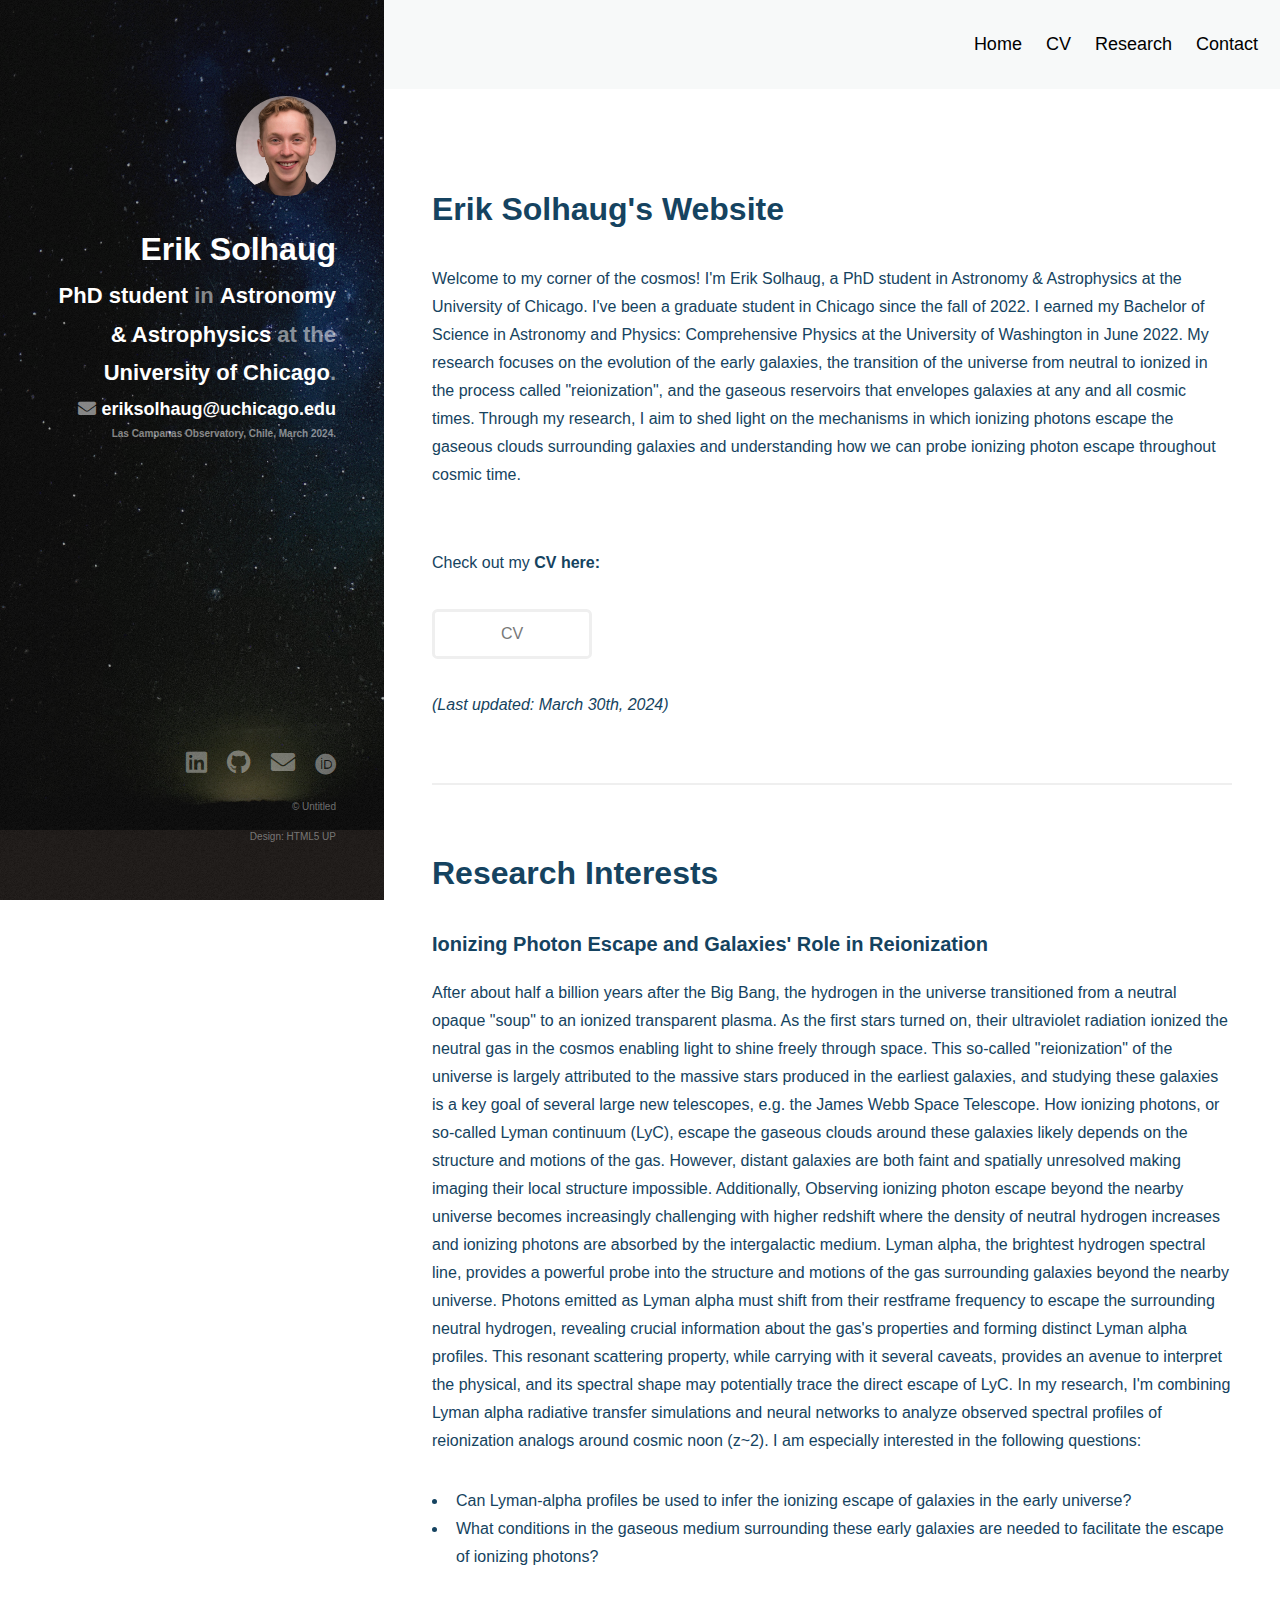
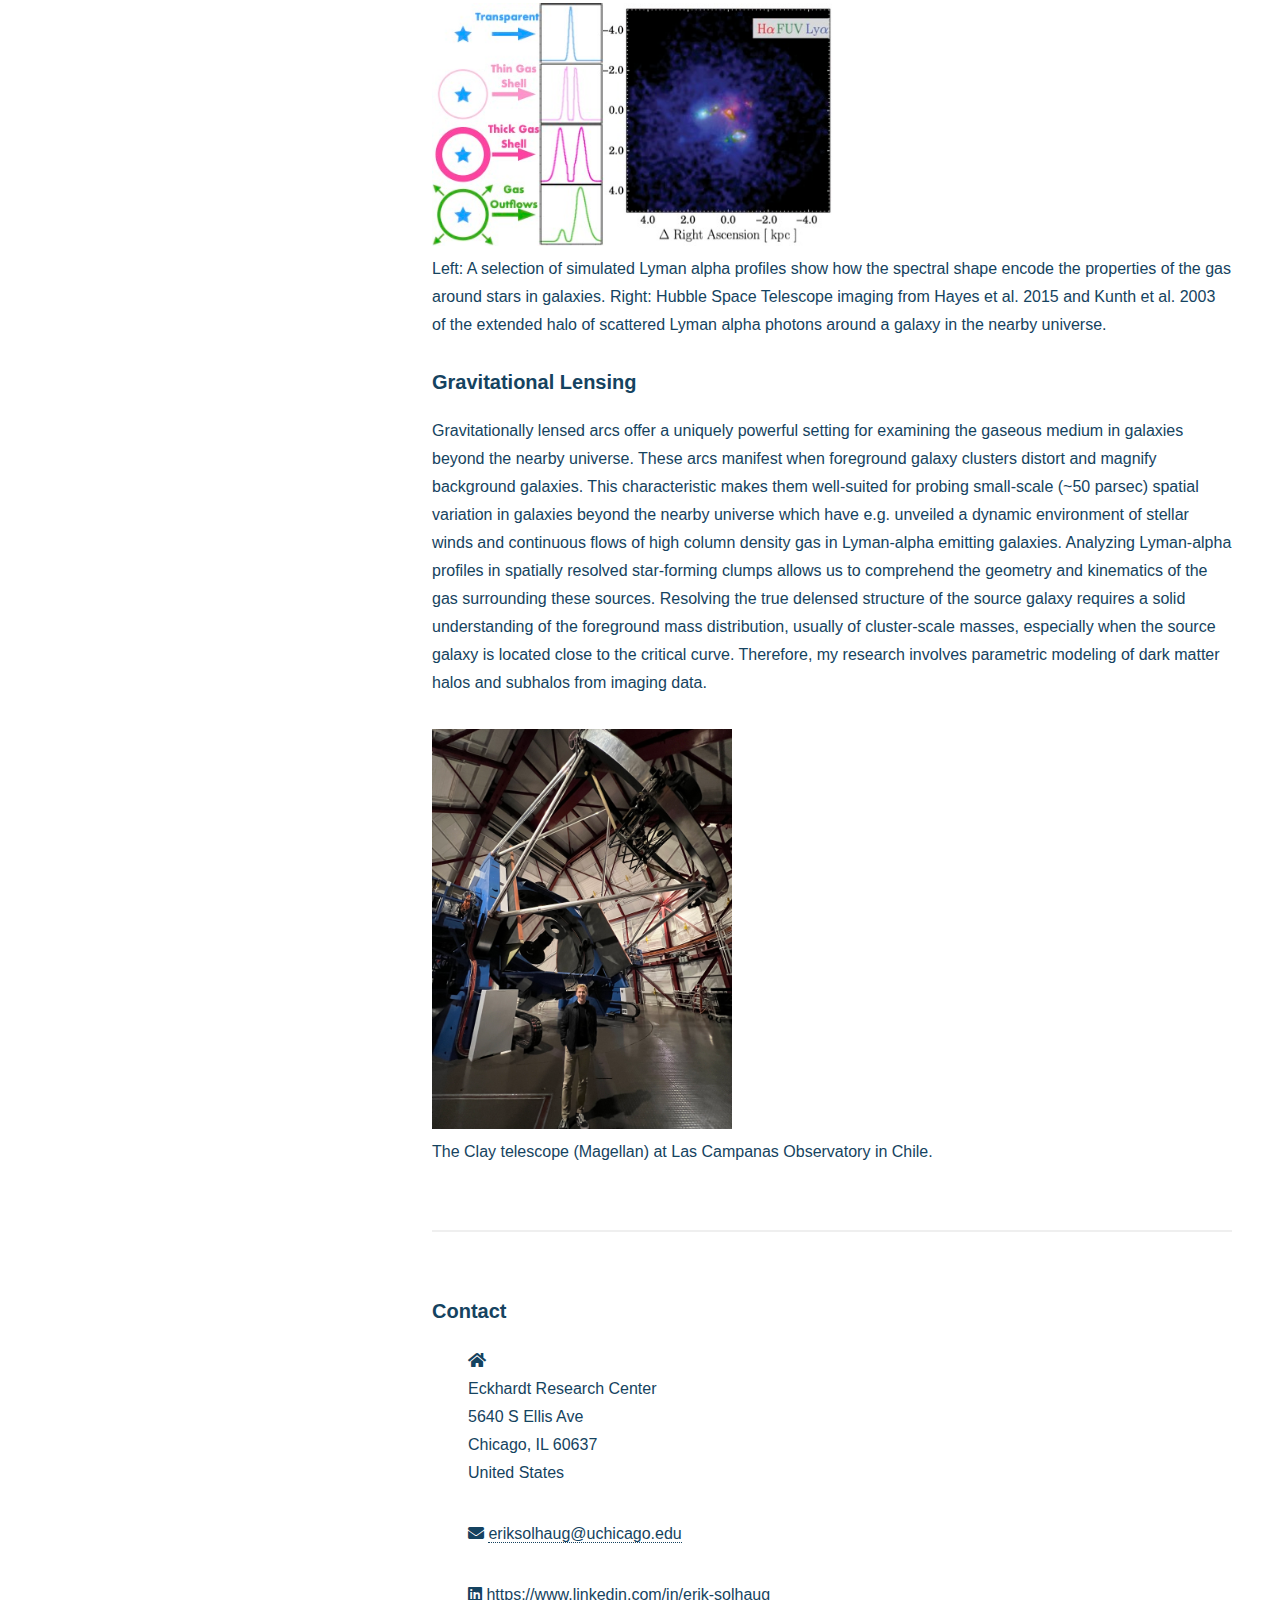
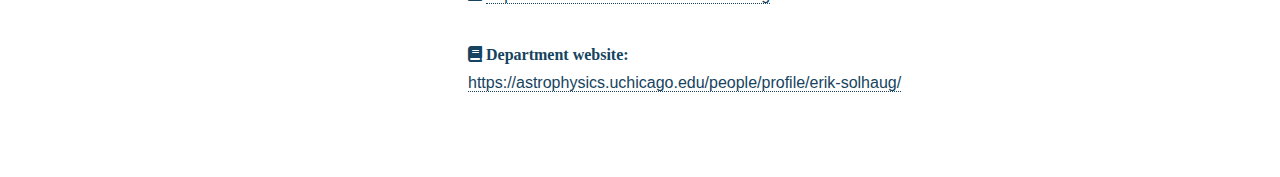
<file: index.html>
<!DOCTYPE HTML>
<!--
	Strata by HTML5 UP
	html5up.net | @ajlkn
	Free for personal and commercial use under the CCA 3.0 license (html5up.net/license)
-->
<html>
	<head>
		<title>Erik Solhaug's Personal Website</title>
		<meta charset="utf-8" />
		<meta name="viewport" content="width=device-width, initial-scale=1, user-scalable=no" />
		<link rel="stylesheet" href="assets/css/main.css" />
		<!-- <meta name="viewport" content="width=device-width, initial-scale=1">
		<link rel="stylesheet" href="https://cdnjs.cloudflare.com/ajax/libs/font-awesome/4.7.0/css/font-awesome.min.css"> -->
	</head>

	<body class="is-preload">	

	<meta name="viewport" content="width=device-width, initial-scale=1">
	<style>
	* {box-sizing: border-box;}
	</style>
	</body>
	
	<!-- Top header -->
	<div class="top_header" id="top_header">
		<!-- <a href="#home" class="logo">Erik Solhaug</a> -->
		<div class="header-right">
			<a href="#">Home</a>
			<a href="documents/CV_3_30_2024_Solhaug_Erik.pdf" target = "_blank" download='CV_SolhaugErik'>CV</a>
			<a href="#research">Research</a>
			<a href="#footer">Contact</a>
			<!-- <a href="#aboutme">About Me</a> -->
			<!-- <a href="#running">Running</a> -->
			<!-- <a href="resources.html">Resources</a> -->
		</div>
	</div>

	<!-- Inner header -->
		<header id="header">
			<div class="inner">
				<a href="images/Portrait2_SolhaugErik.jpg" class="image avatar"  target = "_blank" download='Portrait_SolhaugErik'><img src="images/Portrait2_SolhaugErik.jpg" alt="" /></a>
				<h1 style="font-size:32px;"><b>Erik Solhaug</b><br /> <br /></h1>
				<h1 style="font-size:22px;"><b>PhD student</b> in <b>Astronomy & Astrophysics</b> at the <b>University of Chicago</b>.</h1>
				<h1 style="font-size:18px;" class="icon solid fa-envelope"><span class="label"></span><a href="mailto: eriksolhaug@uchicago.edu"><b>  eriksolhaug@uchicago.edu</b></a></h1>
				<h1 style="font-size:10px"></br></br>Las Campanas Observatory, Chile, March 2024.</h1>
			</div>
		</header>

		<!-- Main -->
			<div id="main">

				<!-- Home -->
					<section id="home">
						<header class="major">
							<h1>Erik Solhaug's Website</h1>
						</header>
						<body>
						<p>
							Welcome to my corner of the cosmos! I'm Erik Solhaug, a PhD student in Astronomy & Astrophysics at the University of Chicago. I've been a graduate student in Chicago since the fall of 2022. I earned my Bachelor of Science in Astronomy and Physics: Comprehensive Physics at the University of Washington in June 2022.
							
							My research focuses on the evolution of the early galaxies, the transition of the universe from neutral to ionized in the process called "reionization", and the gaseous reservoirs that envelopes galaxies at any and all cosmic times. Through my research, I aim to shed light on the mechanisms in which ionizing photons escape the gaseous clouds surrounding galaxies and understanding how we can probe ionizing photon escape throughout cosmic time.
						</p>
						</br>
						<p>
							Check out my <b>CV here:</b>
						</p>
						</body>
						
						<!-- Buttons -->
						<ul class="actions">
							<li><a href = "documents/CV_1_29_2024_Solhaug_Erik.pdf" target = "_blank" download='CV_SolhaugErik' class="button">CV</a></li>
						</ul>
						<body>
							<p>
								<em>(Last updated: March 30th, 2024)</em>
							</p>
						</body>
					</section>
				
				<!-- Research -->
				<section id="research">
					<header class="major">
						<h2>Research Interests</h2>
					</header>
					<header>
						<h3>Ionizing Photon Escape and Galaxies' Role in Reionization</h3>
					</header>
					<body>
						<p>
							After about half a billion years after the Big Bang, the hydrogen in the universe transitioned from
							a neutral opaque "soup" to an ionized transparent plasma. As the first stars turned on, their
							ultraviolet radiation ionized the neutral gas in the cosmos enabling light to shine freely through
							space. This so-called "reionization" of the universe is largely attributed to the massive stars
							produced in the earliest galaxies, and studying these galaxies is a key goal of several large new
							telescopes, e.g. the James Webb Space Telescope.

							How ionizing photons, or so-called Lyman continuum (LyC), escape the gaseous clouds around these galaxies likely depends on the structure and motions of the gas. However, distant galaxies are both faint and spatially unresolved making imaging their local structure impossible. Additionally, Observing ionizing photon escape beyond the nearby universe becomes increasingly challenging with higher redshift where the density of neutral hydrogen increases and ionizing photons are absorbed by the intergalactic medium.

							Lyman alpha, the brightest hydrogen spectral line, provides a powerful probe into the structure and motions of the gas surrounding galaxies beyond the nearby universe. Photons emitted as Lyman alpha must shift from their restframe frequency to escape the surrounding neutral hydrogen, revealing crucial information about the gas's properties and forming distinct Lyman alpha profiles. This resonant scattering property, while carrying with it several caveats, provides an avenue to interpret the physical, and its spectral shape may potentially trace the direct escape of LyC. In my research, I'm combining Lyman alpha radiative transfer simulations and neural networks to analyze observed spectral profiles of reionization analogs around cosmic noon (z~2).

							I am especially interested in the following questions:
							<ul>
								<li>Can Lyman-alpha profiles be used to infer the ionizing escape of galaxies in the early universe?</li>
								<li>What conditions in the gaseous medium surrounding these early galaxies are needed to facilitate the escape of ionizing photons?</li>
							</ul>
						</p>
						<figure>
							<img src="images/Fig_LyaProfiles.jpg" alt="Lyman alpha profiles" width="400" height="243">
							<figcaption>Left: A selection of simulated Lyman alpha profiles show how the spectral shape encode the properties of the gas around stars in galaxies. Right: Hubble Space Telescope imaging from Hayes et al. 2015 and Kunth et al. 2003 of the extended halo of scattered Lyman alpha photons around a galaxy in the nearby universe.</figcaption>
						</figure>
					</body>
					</br>
					<header>
						<h3>Gravitational Lensing</h3>
					</header>
					<body>
						<p>
							Gravitationally lensed arcs offer a uniquely powerful setting for examining the gaseous medium in galaxies beyond the nearby universe. These arcs manifest when foreground galaxy clusters distort and magnify background galaxies. This characteristic makes them well-suited for probing small-scale (~50 parsec) spatial variation in galaxies beyond the nearby universe which have e.g. unveiled a dynamic environment of stellar winds and continuous flows of high column density gas in Lyman-alpha emitting galaxies. Analyzing Lyman-alpha profiles in spatially resolved star-forming clumps allows us to comprehend the geometry and kinematics of the gas surrounding these sources. Resolving the true delensed structure of the source galaxy requires a solid understanding of the foreground mass distribution, usually of cluster-scale masses, especially when the source galaxy is located close to the critical curve. Therefore, my research involves parametric modeling of dark matter halos and subhalos from imaging data.
						</p>
						<figure>
							<img src="images/IMG_2648.JPG" alt="Clay telescope" width="300" height="400">
							<figcaption>The Clay telescope (Magellan) at Las Campanas Observatory in Chile.</figcaption>
						</figure>
					</body>
				</section>

				<!-- About Me 
				<section id="aboutme">
					<header class="major">
						<h2>About me</h2>
					</header>
					<body>
						<p>
							I
						</p>
					</body>
				</section> -->

				<!-- Running -->
				<!-- <section id="running">
					<header class="major">
						<h2>Running</h2>
					</header>
					<body>
						<p>
							Running is my favorite way to connect with the outdoors. Not only is it a great way to break away from everyday hassles, but it also gives me a ton of surplus energy to fuel me to perform my best throughout the week in my work.
						</p> -->
						<!-- <h3>
							My most recent races:
						</h3>
						<p>
							<a href="https://www.trisignup.com/Race/Results/65022/?resultSetId=315486#resultSetId-315486;perpage:100" target="_blank">Kirkland Mother's Day Half-Marathon</a> (2nd place, 1:27:22.44)
						</p>
						<h3>
							My most recent runs:
						</h3> -->
						<!-- iFrame -->
						<!-- <iframe height='454' width='300' frameborder='0' allowtransparency='true' scrolling='no' src='https://www.strava.com/athletes/28704009/latest-rides/47ca984f038d5e5cc9b1c71f425326192ea4264e'></iframe>
						<p>
							(Feel free to follow me on Strava!) </br> </br> </br>
						</p> -->
					<!-- </body> -->

					<!-- Feel free to reach out to me by <a href ="mailto: eriksolhaug@uchicago.edu">email</a> with any questions you may have. -->

				<!-- Other -->
				<!-- <section id="other">
					<a id="other">
					<header class="major">
						<h2>Education</h2>
					</header> 
					<body>
					<p>The University of Washington</p>
					<ul class="actions">
						<li>Bachelor of Science</li>
						<li>Cum Laude</li>
						<li>With Honors in Physics: Comprehensive Physics</li>
						<li>With Honors in Astronomy</li>
					</ul>
					</body> -->

				<!-- Education
				<section id="education">
					<a id="education">
					<header class="major">
						<h2>Education</h2>
					</header> 
					<body>
					<p>The University of Washington</p>
					<ul class="actions">
						<li>Bachelor of Science</li>
						<li>Cum Laude</li>
						<li>With Honors in Physics: Comprehensive Physics</li>
						<li>With Honors in Astronomy</li>
					</ul>
					</body> -->
					<!-- <ul class="actions">
						<li><a href="#" class="button">Image credits</a></li>
					</ul> -->
					<!-- </a>
				</section> -->

				<!-- Two -->
					<!-- <section id="two">
						<h2>More stuff</h2>
						<div class="row">
							<article class="col-6 col-12-xsmall work-item">
								<a href="images/01.jpg" class="image fit thumb"><img src="images/01.jpg" alt="" /></a>
								<h3>Magna sed consequat tempus</h3>
								<p>Lorem ipsum dolor sit amet nisl sed nullam feugiat.</p>
							</article>
							<article class="col-6 col-12-xsmall work-item">
								<a href="images/02.jpg" class="image fit thumb"><img src="images/02.jpg" alt="" /></a>
								<h3>Ultricies lacinia interdum</h3>
								<p>Lorem ipsum dolor sit amet nisl sed nullam feugiat.</p>
							</article>
							<article class="col-6 col-12-xsmall work-item">
								<a href="images/fulls/03.jpg" class="image fit thumb"><img src="images/thumbs/03.jpg" alt="" /></a>
								<h3>Tortor metus commodo</h3>
								<p>Lorem ipsum dolor sit amet nisl sed nullam feugiat.</p>
							</article>
							<article class="col-6 col-12-xsmall work-item">
								<a href="images/fulls/04.jpg" class="image fit thumb"><img src="images/thumbs/04.jpg" alt="" /></a>
								<h3>Quam neque phasellus</h3>
								<p>Lorem ipsum dolor sit amet nisl sed nullam feugiat.</p>
							</article>
							<article class="col-6 col-12-xsmall work-item">
								<a href="images/fulls/05.jpg" class="image fit thumb"><img src="images/thumbs/05.jpg" alt="" /></a>
								<h3>Nunc enim commodo aliquet</h3>
								<p>Lorem ipsum dolor sit amet nisl sed nullam feugiat.</p>
							</article>
							<article class="col-6 col-12-xsmall work-item">
								<a href="images/fulls/06.jpg" class="image fit thumb"><img src="images/thumbs/06.jpg" alt="" /></a>
								<h3>Risus ornare lacinia</h3>
								<p>Lorem ipsum dolor sit amet nisl sed nullam feugiat.</p>
							</article>
						</div>
						<ul class="actions">
							<li><a href="#" class="button">Full Portfolio</a></li>
						</ul>
					</section> -->


				<!-- Three -->
					<section id="three">
						<div class="row">
							<!-- <div class="col-8 col-12-small">
								<header>
									<h3>Send an email</h3>
								</header>
								<form method="post" action="mailto:eriksolhaug@uchicago.edu" enctype="application/x-www-form-urlencoded" name="EmailForm">
									<div class="row gtr-uniform gtr-50">
										<div class="col-6 col-12-xsmall"><input type="text" name="name" id="name" placeholder="Name" /></div>
										<div class="col-6 col-12-xsmall"><input type="email" name="email" id="email" placeholder="Email" /></div>
										<div class="col-12"><textarea name="message" id="message" placeholder="Message" rows="4"></textarea></div>
									</div>
									<ul class="actions">
										<li><input type="submit" value="Send Message" /></li>
									</ul>
								</form>
							</div> -->
							<div class="col-8 col-12-small">
								<header>
									<h3>Contact</h3>
								</header>
								<ul class="labeled-icons">
									<li>
										<p>
											<i class="icon solid fa-home"><span class="label">Address</span></i> <br />
											Eckhardt Research Center<br />
											5640 S Ellis Ave<br />
											Chicago, IL 60637<br />
											United States
										</p>
									</li>
									<li>
										<p>
											<i class="icon solid fa-envelope"><span class="label">Email</span></i>
											<a href="mailto:eriksolhaug@uchicago.edu">  eriksolhaug@uchicago.edu</a>
										</p>
									</li>
									<li>
										<p>
											<i class="icon brands fa-linkedin"><span class="label">LinkedIn</span></i>
											<a href="https://www.linkedin.com/in/erik-solhaug/">  https://www.linkedin.com/in/erik-solhaug</a>
										</p>
									</li>
									<li>
										<p>
											<i class="fa fa-book" aria-hidden="true"><span class="label"> Department website: </span></i>
											<a href="https://astrophysics.uchicago.edu/people/profile/erik-solhaug/">  https://astrophysics.uchicago.edu/people/profile/erik-solhaug/</a>
										</p>
									</li>
								</ul>
							</div>
						</div>
					</section>

				<!-- Four -->
				<!--
					<section id="four">
						<h2>Elements</h2>

						<section>
							<h4>Text</h4>
							<p>This is <b>bold</b> and this is <strong>strong</strong>. This is <i>italic</i> and this is <em>emphasized</em>.
							This is <sup>superscript</sup> text and this is <sub>subscript</sub> text.
							This is <u>underlined</u> and this is code: <code>for (;;) { ... }</code>. Finally, <a href="#">this is a link</a>.</p>
							<hr />
							<header>
								<h4>Heading with a Subtitle</h4>
								<p>Lorem ipsum dolor sit amet nullam id egestas urna aliquam</p>
							</header>
							<p>Nunc lacinia ante nunc ac lobortis. Interdum adipiscing gravida odio porttitor sem non mi integer non faucibus ornare mi ut ante amet placerat aliquet. Volutpat eu sed ante lacinia sapien lorem accumsan varius montes viverra nibh in adipiscing blandit tempus accumsan.</p>
							<header>
								<h5>Heading with a Subtitle</h5>
								<p>Lorem ipsum dolor sit amet nullam id egestas urna aliquam</p>
							</header>
							<p>Nunc lacinia ante nunc ac lobortis. Interdum adipiscing gravida odio porttitor sem non mi integer non faucibus ornare mi ut ante amet placerat aliquet. Volutpat eu sed ante lacinia sapien lorem accumsan varius montes viverra nibh in adipiscing blandit tempus accumsan.</p>
							<hr />
							<h2>Heading Level 2</h2>
							<h3>Heading Level 3</h3>
							<h4>Heading Level 4</h4>
							<h5>Heading Level 5</h5>
							<h6>Heading Level 6</h6>
							<hr />
							<h5>Blockquote</h5>
							<blockquote>Fringilla nisl. Donec accumsan interdum nisi, quis tincidunt felis sagittis eget tempus euismod. Vestibulum ante ipsum primis in faucibus vestibulum. Blandit adipiscing eu felis iaculis volutpat ac adipiscing accumsan faucibus. Vestibulum ante ipsum primis in faucibus lorem ipsum dolor sit amet nullam adipiscing eu felis.</blockquote>
							<h5>Preformatted</h5>
							<pre><code>i = 0;

while (!deck.isInOrder()) {
print 'Iteration ' + i;
deck.shuffle();
i++;
}

print 'It took ' + i + ' iterations to sort the deck.';</code></pre>
						</section>

						<section>
							<h4>Lists</h4>
							<div class="row">
								<div class="col-6 col-12-xsmall">
									<h5>Unordered</h5>
									<ul>
										<li>Dolor pulvinar etiam magna etiam.</li>
										<li>Sagittis adipiscing lorem eleifend.</li>
										<li>Felis enim feugiat dolore viverra.</li>
									</ul>
									<h5>Alternate</h5>
									<ul class="alt">
										<li>Dolor pulvinar etiam magna etiam.</li>
										<li>Sagittis adipiscing lorem eleifend.</li>
										<li>Felis enim feugiat dolore viverra.</li>
									</ul>
								</div>
								<div class="col-6 col-12-xsmall">
									<h5>Ordered</h5>
									<ol>
										<li>Dolor pulvinar etiam magna etiam.</li>
										<li>Etiam vel felis at lorem sed viverra.</li>
										<li>Felis enim feugiat dolore viverra.</li>
										<li>Dolor pulvinar etiam magna etiam.</li>
										<li>Etiam vel felis at lorem sed viverra.</li>
										<li>Felis enim feugiat dolore viverra.</li>
									</ol>
									<h5>Icons</h5>
									<ul class="icons">
										<li><a href="#" class="icon brands fa-twitter"><span class="label">Twitter</span></a></li>
										<li><a href="#" class="icon brands fa-facebook-f"><span class="label">Facebook</span></a></li>
										<li><a href="#" class="icon brands fa-instagram"><span class="label">Instagram</span></a></li>
										<li><a href="#" class="icon brands fa-github"><span class="label">Github</span></a></li>
										<li><a href="#" class="icon brands fa-dribbble"><span class="label">Dribbble</span></a></li>
										<li><a href="#" class="icon brands fa-tumblr"><span class="label">Tumblr</span></a></li>
									</ul>
								</div>
							</div>
							<h5>Actions</h5>
							<ul class="actions">
								<li><a href="#" class="button primary">Default</a></li>
								<li><a href="#" class="button">Default</a></li>
							</ul>
							<ul class="actions small">
								<li><a href="#" class="button primary small">Small</a></li>
								<li><a href="#" class="button small">Small</a></li>
							</ul>
							<div class="row">
								<div class="col-6 col-12-small">
									<ul class="actions stacked">
										<li><a href="#" class="button primary">Default</a></li>
										<li><a href="#" class="button">Default</a></li>
									</ul>
								</div>
								<div class="col-6 col-12-small">
									<ul class="actions stacked">
										<li><a href="#" class="button primary small">Small</a></li>
										<li><a href="#" class="button small">Small</a></li>
									</ul>
								</div>
								<div class="col-6 col-12-small">
									<ul class="actions stacked">
										<li><a href="#" class="button primary fit">Default</a></li>
										<li><a href="#" class="button fit">Default</a></li>
									</ul>
								</div>
								<div class="col-6 col-12-small">
									<ul class="actions stacked">
										<li><a href="#" class="button primary small fit">Small</a></li>
										<li><a href="#" class="button small fit">Small</a></li>
									</ul>
								</div>
							</div>
						</section>

						<section>
							<h4>Table</h4>
							<h5>Default</h5>
							<div class="table-wrapper">
								<table>
									<thead>
										<tr>
											<th>Name</th>
											<th>Description</th>
											<th>Price</th>
										</tr>
									</thead>
									<tbody>
										<tr>
											<td>Item One</td>
											<td>Ante turpis integer aliquet porttitor.</td>
											<td>29.99</td>
										</tr>
										<tr>
											<td>Item Two</td>
											<td>Vis ac commodo adipiscing arcu aliquet.</td>
											<td>19.99</td>
										</tr>
										<tr>
											<td>Item Three</td>
											<td> Morbi faucibus arcu accumsan lorem.</td>
											<td>29.99</td>
										</tr>
										<tr>
											<td>Item Four</td>
											<td>Vitae integer tempus condimentum.</td>
											<td>19.99</td>
										</tr>
										<tr>
											<td>Item Five</td>
											<td>Ante turpis integer aliquet porttitor.</td>
											<td>29.99</td>
										</tr>
									</tbody>
									<tfoot>
										<tr>
											<td colspan="2"></td>
											<td>100.00</td>
										</tr>
									</tfoot>
								</table>
							</div>

							<h5>Alternate</h5>
							<div class="table-wrapper">
								<table class="alt">
									<thead>
										<tr>
											<th>Name</th>
											<th>Description</th>
											<th>Price</th>
										</tr>
									</thead>
									<tbody>
										<tr>
											<td>Item One</td>
											<td>Ante turpis integer aliquet porttitor.</td>
											<td>29.99</td>
										</tr>
										<tr>
											<td>Item Two</td>
											<td>Vis ac commodo adipiscing arcu aliquet.</td>
											<td>19.99</td>
										</tr>
										<tr>
											<td>Item Three</td>
											<td> Morbi faucibus arcu accumsan lorem.</td>
											<td>29.99</td>
										</tr>
										<tr>
											<td>Item Four</td>
											<td>Vitae integer tempus condimentum.</td>
											<td>19.99</td>
										</tr>
										<tr>
											<td>Item Five</td>
											<td>Ante turpis integer aliquet porttitor.</td>
											<td>29.99</td>
										</tr>
									</tbody>
									<tfoot>
										<tr>
											<td colspan="2"></td>
											<td>100.00</td>
										</tr>
									</tfoot>
								</table>
							</div>
						</section>

						<section>
							<h4>Buttons</h4>
							<ul class="actions">
								<li><a href="#" class="button primary">Primary</a></li>
								<li><a href="#" class="button">Default</a></li>
							</ul>
							<ul class="actions">
								<li><a href="#" class="button large">Large</a></li>
								<li><a href="#" class="button">Default</a></li>
								<li><a href="#" class="button small">Small</a></li>
							</ul>
							<ul class="actions fit">
								<li><a href="#" class="button primary fit">Fit</a></li>
								<li><a href="#" class="button fit">Fit</a></li>
							</ul>
							<ul class="actions fit small">
								<li><a href="#" class="button primary fit small">Fit + Small</a></li>
								<li><a href="#" class="button fit small">Fit + Small</a></li>
							</ul>
							<ul class="actions">
								<li><a href="#" class="button primary icon solid fa-download">Icon</a></li>
								<li><a href="#" class="button icon solid fa-download">Icon</a></li>
							</ul>
							<ul class="actions">
								<li><span class="button primary disabled">Primary</span></li>
								<li><span class="button disabled">Default</span></li>
							</ul>
						</section>

						<section>
							<h4>Form</h4>
							<form method="post" action="#">
								<div class="row gtr-uniform gtr-50">
									<div class="col-6 col-12-xsmall">
										<input type="text" name="demo-name" id="demo-name" value="" placeholder="Name" />
									</div>
									<div class="col-6 col-12-xsmall">
										<input type="email" name="demo-email" id="demo-email" value="" placeholder="Email" />
									</div>
									<div class="col-12">
										<select name="demo-category" id="demo-category">
											<option value="">- Category -</option>
											<option value="1">Manufacturing</option>
											<option value="1">Shipping</option>
											<option value="1">Administration</option>
											<option value="1">Human Resources</option>
										</select>
									</div>
									<div class="col-4 col-12-small">
										<input type="radio" id="demo-priority-low" name="demo-priority" checked>
										<label for="demo-priority-low">Low Priority</label>
									</div>
									<div class="col-4 col-12-small">
										<input type="radio" id="demo-priority-normal" name="demo-priority">
										<label for="demo-priority-normal">Normal Priority</label>
									</div>
									<div class="col-4 col-12-small">
										<input type="radio" id="demo-priority-high" name="demo-priority">
										<label for="demo-priority-high">High Priority</label>
									</div>
									<div class="col-6 col-12-small">
										<input type="checkbox" id="demo-copy" name="demo-copy">
										<label for="demo-copy">Email me a copy of this message</label>
									</div>
									<div class="col-6 col-12-small">
										<input type="checkbox" id="demo-human" name="demo-human" checked>
										<label for="demo-human">I am a human and not a robot</label>
									</div>
									<div class="col-12">
										<textarea name="demo-message" id="demo-message" placeholder="Enter your message" rows="6"></textarea>
									</div>
									<div class="col-12">
										<ul class="actions">
											<li><input type="submit" value="Send Message" class="primary" /></li>
											<li><input type="reset" value="Reset" /></li>
										</ul>
									</div>
								</div>
							</form>
						</section>

						<section>
							<h4>Image</h4>
							<h5>Fit</h5>
							<div class="box alt">
								<div class="row gtr-50 gtr-uniform">
									<div class="col-12"><span class="image fit"><img src="images/fulls/05.jpg" alt="" /></span></div>
									<div class="col-4"><span class="image fit"><img src="images/thumbs/01.jpg" alt="" /></span></div>
									<div class="col-4"><span class="image fit"><img src="images/thumbs/02.jpg" alt="" /></span></div>
									<div class="col-4"><span class="image fit"><img src="images/thumbs/03.jpg" alt="" /></span></div>
									<div class="col-4"><span class="image fit"><img src="images/thumbs/04.jpg" alt="" /></span></div>
									<div class="col-4"><span class="image fit"><img src="images/thumbs/05.jpg" alt="" /></span></div>
									<div class="col-4"><span class="image fit"><img src="images/thumbs/06.jpg" alt="" /></span></div>
									<div class="col-4"><span class="image fit"><img src="images/thumbs/03.jpg" alt="" /></span></div>
									<div class="col-4"><span class="image fit"><img src="images/thumbs/02.jpg" alt="" /></span></div>
									<div class="col-4"><span class="image fit"><img src="images/thumbs/01.jpg" alt="" /></span></div>
								</div>
							</div>
							<h5>Left &amp; Right</h5>
							<p><span class="image left"><img src="images/avatar.jpg" alt="" /></span>Fringilla nisl. Donec accumsan interdum nisi, quis tincidunt felis sagittis eget. tempus euismod. Vestibulum ante ipsum primis in faucibus vestibulum. Blandit adipiscing eu felis iaculis volutpat ac adipiscing accumsan eu faucibus. Integer ac pellentesque praesent tincidunt felis sagittis eget. tempus euismod. Vestibulum ante ipsum primis in faucibus vestibulum. Blandit adipiscing eu felis iaculis volutpat ac adipiscing accumsan eu faucibus. Integer ac pellentesque praesent. Donec accumsan interdum nisi, quis tincidunt felis sagittis eget. tempus euismod. Vestibulum ante ipsum primis in faucibus vestibulum. Blandit adipiscing eu felis iaculis volutpat ac adipiscing accumsan eu faucibus. Integer ac pellentesque praesent tincidunt felis sagittis eget. tempus euismod. Vestibulum ante ipsum primis in faucibus vestibulum. Blandit adipiscing eu felis iaculis volutpat ac adipiscing accumsan eu faucibus. Integer ac pellentesque praesent.</p>
							<p><span class="image right"><img src="images/avatar.jpg" alt="" /></span>Fringilla nisl. Donec accumsan interdum nisi, quis tincidunt felis sagittis eget. tempus euismod. Vestibulum ante ipsum primis in faucibus vestibulum. Blandit adipiscing eu felis iaculis volutpat ac adipiscing accumsan eu faucibus. Integer ac pellentesque praesent tincidunt felis sagittis eget. tempus euismod. Vestibulum ante ipsum primis in faucibus vestibulum. Blandit adipiscing eu felis iaculis volutpat ac adipiscing accumsan eu faucibus. Integer ac pellentesque praesent. Donec accumsan interdum nisi, quis tincidunt felis sagittis eget. tempus euismod. Vestibulum ante ipsum primis in faucibus vestibulum. Blandit adipiscing eu felis iaculis volutpat ac adipiscing accumsan eu faucibus. Integer ac pellentesque praesent tincidunt felis sagittis eget. tempus euismod. Vestibulum ante ipsum primis in faucibus vestibulum. Blandit adipiscing eu felis iaculis volutpat ac adipiscing accumsan eu faucibus. Integer ac pellentesque praesent.</p>
						</section>

					</section>
				-->

			</div>

		<!-- Footer -->
			<footer id="footer">
				<div class="inner">
					<ul class="icons">
						<li><a href="https://www.linkedin.com/in/erik-solhaug/" target = "_blank" class="icon brands fa-linkedin"><span class="label">LinkedIn</span></a></li>
						<li><a href="http://github.com/SOLHAUG13" target = "_blank" class="icon brands fa-github"><span class="label">Github</span></a></li>
						<li><a href="mailto: eriksolhaug@uchicago.edu" class="icon solid fa-envelope"><span class="label">Email</span></a></li>
						<li><a href="https://orcid.org/0000-0003-3302-0369" target = "_blank" class='fab fa-orcid fa-lg'></a></li>
					</ul>
					<ul class="copyright">
						<li>
							<span style="font-size:10px">&copy; Untitled</span>
						</li>
						<li>
							<span style="font-size:10px">Design: <a href="http://html5up.net">HTML5 UP</a></span>
						</li>
					</ul>
				</div>
			</footer>

		<!-- Scripts -->
			<script src="assets/js/jquery.min.js"></script>
			<script src="assets/js/jquery.poptrox.min.js"></script>
			<script src="assets/js/browser.min.js"></script>
			<script src="assets/js/breakpoints.min.js"></script>
			<script src="assets/js/util.js"></script>
			<script src="assets/js/main.js"></script>

	</body>
</html>
</file>
<file: assets/css/main.css>
@import url("fontawesome-all.min.css");
@import url("https://fonts.googleapis.com/css?family=Source+Sans+Pro:400,400italic");

/*
	Strata by HTML5 UP
	html5up.net | @ajlkn
	Free for personal and commercial use under the CCA 3.0 license (html5up.net/license)
*/

html, body, div, span, applet, object,
iframe, h1, h2, h3, h4, h5, h6, p, blockquote,
pre, a, abbr, acronym, address, big, cite,
code, del, dfn, em, img, ins, kbd, q, s, samp,
small, strike, strong, sub, sup, tt, var, b,
u, i, center, dl, dt, dd, ol, ul, li, fieldset,
form, label, legend, table, caption, tbody,
tfoot, thead, tr, th, td, article, aside,
canvas, details, embed, figure, figcaption,
footer, header, hgroup, menu, nav, output, ruby,
section, summary, time, mark, audio, video {
	margin: 0;
	padding: 0;
	border: 0;
	font-size: 100%;
	font: inherit;
	vertical-align: baseline;}

article, aside, details, figcaption, figure,
footer, header, hgroup, menu, nav, section {
	display: block;
}

section {
	padding-top: 50px; /* makes the dynamic header give room for the text in the sections*/
}

body {
	line-height: 1;
}

ol, ul {
	list-style: none;
}

blockquote, q {
	quotes: none;
}

	blockquote:before, blockquote:after, q:before, q:after {
		content: '';
		content: none;
	}

table {
	border-collapse: collapse;
	border-spacing: 0;
}

body {
	-webkit-text-size-adjust: none;
}

mark {
	background-color: transparent;
	color: inherit;
}

input::-moz-focus-inner {
	border: 0;
	padding: 0;
}

input, select, textarea {
	-moz-appearance: none;
	-webkit-appearance: none;
	-ms-appearance: none;
	appearance: none;
}

/* Basic */

	html {
		box-sizing: border-box;
	}

	*, *:before, *:after {
		box-sizing: inherit;
	}

	body {
		background: #fff;
	}

		body.is-preload *, body.is-preload *:before, body.is-preload *:after {
			-moz-animation: none !important;
			-webkit-animation: none !important;
			-ms-animation: none !important;
			animation: none !important;
			-moz-transition: none !important;
			-webkit-transition: none !important;
			-ms-transition: none !important;
			transition: none !important;
		}

	body, input, select, textarea {
		font-family: 'Open Sans', Arial, sans-serif;
		font-weight: 400;
		font-size: 20px;
		color:#154360;
		font-weight: 400;
		line-height: 1.75em;
	}

	a {
		-moz-transition: color 0.2s ease-in-out, border-color 0.2s ease-in-out;
		-webkit-transition: color 0.2s ease-in-out, border-color 0.2s ease-in-out;
		-ms-transition: color 0.2s ease-in-out, border-color 0.2s ease-in-out;
		transition: color 0.2s ease-in-out, border-color 0.2s ease-in-out;
		border-bottom: dotted 1px;
		color: #2471a3;
		text-decoration: none;
	}

		a:hover {
			border-bottom-color: transparent;
			color: #2471a3 !important;
			text-decoration: none;
		}

	strong {
		color: #787878;
		font-weight: 400;
	}

	b {
		color: #154360;
		font-weight: 800;
	}

	em, i {
		font-style: italic;
	}

	p {
		margin: 0 0 2em 0;
	}

	h1, h2, h3, h4, h5, h6 {
		color: #154360;
		font-weight: 600;
		line-height: 1em;
		margin: 0 0 1em 0;
	}

		h1 a, h2 a, h3 a, h4 a, h5 a, h6 a {
			color: inherit;
			text-decoration: none;
		}

	h1 {
		font-size: 2em;
		line-height: 1.5em;
	}

	h2 {
		font-size: 1.5em;
		line-height: 1.5em;
	}

	h3 {
		font-size: 1.25em;
		line-height: 1.5em;
	}

	h4 {
		font-size: 1.1em;
		line-height: 1.5em;
	}

	h5 {
		font-size: 0.9em;
		line-height: 1.5em;
	}

	h6 {
		font-size: 0.7em;
		line-height: 1.5em;
	}

	sub {
		font-size: 0.8em;
		position: relative;
		top: 0.5em;
	}

	sup {
		font-size: 0.8em;
		position: relative;
		top: -0.5em;
	}

	hr {
		border: 0;
		border-bottom: solid 2px #efefef;
		margin: 2em 0;
	}

		hr.major {
			margin: 3em 0;
		}

	blockquote {
		border-left: solid 6px #efefef;
		font-style: italic;
		margin: 0 0 2em 0;
		padding: 0.5em 0 0.5em 1.5em;
	}

	code {
		background: #f7f7f7;
		border-radius: 0.35em;
		border: solid 2px #efefef;
		font-family: "Courier New", monospace;
		font-size: 0.9em;
		margin: 0 0.25em;
		padding: 0.25em 0.65em;
	}

	pre {
		-webkit-overflow-scrolling: touch;
		font-family: "Courier New", monospace;
		font-size: 0.9em;
		margin: 0 0 2em 0;
	}

		pre code {
			display: block;
			line-height: 1.75em;
			padding: 1em 1.5em;
			overflow-x: auto;
		}

	.align-left {
		text-align: left;
	}

	.align-center {
		text-align: center;
	}

	.align-right {
		text-align: right;
	}

/* Top header */

	.top_header {
		overflow: hidden;
		background-color: #f7f9f9;
		padding: 20px 10px; /* Used to be 20px 10px */
	}

	.top_header a {
		float: left;
		color: black;
		text-align: center;
		padding: 12px;
		text-decoration: none;
		font-size: 18px; 
		line-height: 25px;
		border-radius: 4px;
		border-bottom: none;
	}

	.top_header a.logo {
		font-size: 25px;
		font-weight: bold;
		border-bottom: none;
	}

	.top_header a:hover {
		background-color: #85929e;
		color: black;
		border-bottom: none;
	}
	.top_header a:link {
		text-decoration: none;
		border-bottom: none;
	}

	.top_header a.active {
		background-color: #154360;
		color: white;
		border-bottom: none;
	}

	.header-right {
		float: right;
	}

	.sticky {
	position: fixed;
	top: 0;
	width: 100%
	}

	.sticky + .content {
	padding-top: 90px; /* Used to be 102px */
	}

	@media screen and (max-width: 500px) {
		.header a {
		float: none;
		display: block;
		text-align: left;
		}
		
		.header-right {
		float: none;
		}
	}

/* Inner */

	.inner a {
		border-bottom: none;
	}

/* Container */

	.container {
		margin: 0 auto;
		max-width: calc(100% - 4em);
		width: 100%;
	}

		.container.xsmall {
			width: 25%;
		}

		.container.small {
			width: 50%;
		}

		.container.medium {
			width: 75%;
		}

		.container.large {
			width: 125%;
		}

		.container.xlarge {
			width: 150%;
		}

		.container.max {
			width: 100%;
		}

		@media screen and (max-width: 980px) {

			.container {
				width: 100% !important;
				max-width: 100% !important;
			}

		}

		@media screen and (max-width: 480px) {

			.container {
				max-width: calc(100% - 3em);
			}

		}

/* Row */

	.row {
		display: flex;
		flex-wrap: wrap;
		box-sizing: border-box;
		align-items: stretch;
	}

		.row > * {
			box-sizing: border-box;
		}

		.row.gtr-uniform > * > :last-child {
			margin-bottom: 0;
		}

		.row.aln-left {
			justify-content: flex-start;
		}

		.row.aln-center {
			justify-content: center;
		}

		.row.aln-right {
			justify-content: flex-end;
		}

		.row.aln-top {
			align-items: flex-start;
		}

		.row.aln-middle {
			align-items: center;
		}

		.row.aln-bottom {
			align-items: flex-end;
		}

		.row > .imp {
			order: -1;
		}

		.row > .col-1 {
			width: 8.33333%;
		}

		.row > .off-1 {
			margin-left: 8.33333%;
		}

		.row > .col-2 {
			width: 16.66667%;
		}

		.row > .off-2 {
			margin-left: 16.66667%;
		}

		.row > .col-3 {
			width: 25%;
		}

		.row > .off-3 {
			margin-left: 25%;
		}

		.row > .col-4 {
			width: 33.33333%;
		}

		.row > .off-4 {
			margin-left: 33.33333%;
		}

		.row > .col-5 {
			width: 41.66667%;
		}

		.row > .off-5 {
			margin-left: 41.66667%;
		}

		.row > .col-6 {
			width: 50%;
		}

		.row > .off-6 {
			margin-left: 50%;
		}

		.row > .col-7 {
			width: 58.33333%;
		}

		.row > .off-7 {
			margin-left: 58.33333%;
		}

		.row > .col-8 {
			width: 66.66667%;
		}

		.row > .off-8 {
			margin-left: 66.66667%;
		}

		.row > .col-9 {
			width: 75%;
		}

		.row > .off-9 {
			margin-left: 75%;
		}

		.row > .col-10 {
			width: 83.33333%;
		}

		.row > .off-10 {
			margin-left: 83.33333%;
		}

		.row > .col-11 {
			width: 91.66667%;
		}

		.row > .off-11 {
			margin-left: 91.66667%;
		}

		.row > .col-12 {
			width: 100%;
		}

		.row > .off-12 {
			margin-left: 100%;
		}

		.row.gtr-0 {
			margin-top: 0;
			margin-left: 0em;
		}

			.row.gtr-0 > * {
				padding: 0 0 0 0em;
			}

			.row.gtr-0.gtr-uniform {
				margin-top: 0em;
			}

				.row.gtr-0.gtr-uniform > * {
					padding-top: 0em;
				}

		.row.gtr-25 {
			margin-top: 0;
			margin-left: -0.625em;
		}

			.row.gtr-25 > * {
				padding: 0 0 0 0.625em;
			}

			.row.gtr-25.gtr-uniform {
				margin-top: -0.625em;
			}

				.row.gtr-25.gtr-uniform > * {
					padding-top: 0.625em;
				}

		.row.gtr-50 {
			margin-top: 0;
			margin-left: -1.25em;
		}

			.row.gtr-50 > * {
				padding: 0 0 0 1.25em;
			}

			.row.gtr-50.gtr-uniform {
				margin-top: -1.25em;
			}

				.row.gtr-50.gtr-uniform > * {
					padding-top: 1.25em;
				}

		.row {
			margin-top: 0;
			margin-left: -2.5em;
		}

			.row > * {
				padding: 0 0 0 2.5em;
			}

			.row.gtr-uniform {
				margin-top: -2.5em;
			}

				.row.gtr-uniform > * {
					padding-top: 2.5em;
				}

		.row.gtr-150 {
			margin-top: 0;
			margin-left: -3.75em;
		}

			.row.gtr-150 > * {
				padding: 0 0 0 3.75em;
			}

			.row.gtr-150.gtr-uniform {
				margin-top: -3.75em;
			}

				.row.gtr-150.gtr-uniform > * {
					padding-top: 3.75em;
				}

		.row.gtr-200 {
			margin-top: 0;
			margin-left: -5em;
		}

			.row.gtr-200 > * {
				padding: 0 0 0 5em;
			}

			.row.gtr-200.gtr-uniform {
				margin-top: -5em;
			}

				.row.gtr-200.gtr-uniform > * {
					padding-top: 5em;
				}

		@media screen and (max-width: 1800px) {

			.row {
				display: flex;
				flex-wrap: wrap;
				box-sizing: border-box;
				align-items: stretch;
			}

				.row > * {
					box-sizing: border-box;
				}

				.row.gtr-uniform > * > :last-child {
					margin-bottom: 0;
				}

				.row.aln-left {
					justify-content: flex-start;
				}

				.row.aln-center {
					justify-content: center;
				}

				.row.aln-right {
					justify-content: flex-end;
				}

				.row.aln-top {
					align-items: flex-start;
				}

				.row.aln-middle {
					align-items: center;
				}

				.row.aln-bottom {
					align-items: flex-end;
				}

				.row > .imp-xlarge {
					order: -1;
				}

				.row > .col-1-xlarge {
					width: 8.33333%;
				}

				.row > .off-1-xlarge {
					margin-left: 8.33333%;
				}

				.row > .col-2-xlarge {
					width: 16.66667%;
				}

				.row > .off-2-xlarge {
					margin-left: 16.66667%;
				}

				.row > .col-3-xlarge {
					width: 25%;
				}

				.row > .off-3-xlarge {
					margin-left: 25%;
				}

				.row > .col-4-xlarge {
					width: 33.33333%;
				}

				.row > .off-4-xlarge {
					margin-left: 33.33333%;
				}

				.row > .col-5-xlarge {
					width: 41.66667%;
				}

				.row > .off-5-xlarge {
					margin-left: 41.66667%;
				}

				.row > .col-6-xlarge {
					width: 50%;
				}

				.row > .off-6-xlarge {
					margin-left: 50%;
				}

				.row > .col-7-xlarge {
					width: 58.33333%;
				}

				.row > .off-7-xlarge {
					margin-left: 58.33333%;
				}

				.row > .col-8-xlarge {
					width: 66.66667%;
				}

				.row > .off-8-xlarge {
					margin-left: 66.66667%;
				}

				.row > .col-9-xlarge {
					width: 75%;
				}

				.row > .off-9-xlarge {
					margin-left: 75%;
				}

				.row > .col-10-xlarge {
					width: 83.33333%;
				}

				.row > .off-10-xlarge {
					margin-left: 83.33333%;
				}

				.row > .col-11-xlarge {
					width: 91.66667%;
				}

				.row > .off-11-xlarge {
					margin-left: 91.66667%;
				}

				.row > .col-12-xlarge {
					width: 100%;
				}

				.row > .off-12-xlarge {
					margin-left: 100%;
				}

				.row.gtr-0 {
					margin-top: 0;
					margin-left: 0em;
				}

					.row.gtr-0 > * {
						padding: 0 0 0 0em;
					}

					.row.gtr-0.gtr-uniform {
						margin-top: 0em;
					}

						.row.gtr-0.gtr-uniform > * {
							padding-top: 0em;
						}

				.row.gtr-25 {
					margin-top: 0;
					margin-left: -0.625em;
				}

					.row.gtr-25 > * {
						padding: 0 0 0 0.625em;
					}

					.row.gtr-25.gtr-uniform {
						margin-top: -0.625em;
					}

						.row.gtr-25.gtr-uniform > * {
							padding-top: 0.625em;
						}

				.row.gtr-50 {
					margin-top: 0;
					margin-left: -1.25em;
				}

					.row.gtr-50 > * {
						padding: 0 0 0 1.25em;
					}

					.row.gtr-50.gtr-uniform {
						margin-top: -1.25em;
					}

						.row.gtr-50.gtr-uniform > * {
							padding-top: 1.25em;
						}

				.row {
					margin-top: 0;
					margin-left: -2.5em;
				}

					.row > * {
						padding: 0 0 0 2.5em;
					}

					.row.gtr-uniform {
						margin-top: -2.5em;
					}

						.row.gtr-uniform > * {
							padding-top: 2.5em;
						}

				.row.gtr-150 {
					margin-top: 0;
					margin-left: -3.75em;
				}

					.row.gtr-150 > * {
						padding: 0 0 0 3.75em;
					}

					.row.gtr-150.gtr-uniform {
						margin-top: -3.75em;
					}

						.row.gtr-150.gtr-uniform > * {
							padding-top: 3.75em;
						}

				.row.gtr-200 {
					margin-top: 0;
					margin-left: -5em;
				}

					.row.gtr-200 > * {
						padding: 0 0 0 5em;
					}

					.row.gtr-200.gtr-uniform {
						margin-top: -5em;
					}

						.row.gtr-200.gtr-uniform > * {
							padding-top: 5em;
						}

		}

		@media screen and (max-width: 1280px) {

			.row {
				display: flex;
				flex-wrap: wrap;
				box-sizing: border-box;
				align-items: stretch;
			}

				.row > * {
					box-sizing: border-box;
				}

				.row.gtr-uniform > * > :last-child {
					margin-bottom: 0;
				}

				.row.aln-left {
					justify-content: flex-start;
				}

				.row.aln-center {
					justify-content: center;
				}

				.row.aln-right {
					justify-content: flex-end;
				}

				.row.aln-top {
					align-items: flex-start;
				}

				.row.aln-middle {
					align-items: center;
				}

				.row.aln-bottom {
					align-items: flex-end;
				}

				.row > .imp-large {
					order: -1;
				}

				.row > .col-1-large {
					width: 8.33333%;
				}

				.row > .off-1-large {
					margin-left: 8.33333%;
				}

				.row > .col-2-large {
					width: 16.66667%;
				}

				.row > .off-2-large {
					margin-left: 16.66667%;
				}

				.row > .col-3-large {
					width: 25%;
				}

				.row > .off-3-large {
					margin-left: 25%;
				}

				.row > .col-4-large {
					width: 33.33333%;
				}

				.row > .off-4-large {
					margin-left: 33.33333%;
				}

				.row > .col-5-large {
					width: 41.66667%;
				}

				.row > .off-5-large {
					margin-left: 41.66667%;
				}

				.row > .col-6-large {
					width: 50%;
				}

				.row > .off-6-large {
					margin-left: 50%;
				}

				.row > .col-7-large {
					width: 58.33333%;
				}

				.row > .off-7-large {
					margin-left: 58.33333%;
				}

				.row > .col-8-large {
					width: 66.66667%;
				}

				.row > .off-8-large {
					margin-left: 66.66667%;
				}

				.row > .col-9-large {
					width: 75%;
				}

				.row > .off-9-large {
					margin-left: 75%;
				}

				.row > .col-10-large {
					width: 83.33333%;
				}

				.row > .off-10-large {
					margin-left: 83.33333%;
				}

				.row > .col-11-large {
					width: 91.66667%;
				}

				.row > .off-11-large {
					margin-left: 91.66667%;
				}

				.row > .col-12-large {
					width: 100%;
				}

				.row > .off-12-large {
					margin-left: 100%;
				}

				.row.gtr-0 {
					margin-top: 0;
					margin-left: 0em;
				}

					.row.gtr-0 > * {
						padding: 0 0 0 0em;
					}

					.row.gtr-0.gtr-uniform {
						margin-top: 0em;
					}

						.row.gtr-0.gtr-uniform > * {
							padding-top: 0em;
						}

				.row.gtr-25 {
					margin-top: 0;
					margin-left: -0.5em;
				}

					.row.gtr-25 > * {
						padding: 0 0 0 0.5em;
					}

					.row.gtr-25.gtr-uniform {
						margin-top: -0.5em;
					}

						.row.gtr-25.gtr-uniform > * {
							padding-top: 0.5em;
						}

				.row.gtr-50 {
					margin-top: 0;
					margin-left: -1em;
				}

					.row.gtr-50 > * {
						padding: 0 0 0 1em;
					}

					.row.gtr-50.gtr-uniform {
						margin-top: -1em;
					}

						.row.gtr-50.gtr-uniform > * {
							padding-top: 1em;
						}

				.row {
					margin-top: 0;
					margin-left: -2em;
				}

					.row > * {
						padding: 0 0 0 2em;
					}

					.row.gtr-uniform {
						margin-top: -2em;
					}

						.row.gtr-uniform > * {
							padding-top: 2em;
						}

				.row.gtr-150 {
					margin-top: 0;
					margin-left: -3em;
				}

					.row.gtr-150 > * {
						padding: 0 0 0 3em;
					}

					.row.gtr-150.gtr-uniform {
						margin-top: -3em;
					}

						.row.gtr-150.gtr-uniform > * {
							padding-top: 3em;
						}

				.row.gtr-200 {
					margin-top: 0;
					margin-left: -4em;
				}

					.row.gtr-200 > * {
						padding: 0 0 0 4em;
					}

					.row.gtr-200.gtr-uniform {
						margin-top: -4em;
					}

						.row.gtr-200.gtr-uniform > * {
							padding-top: 4em;
						}

		}

		@media screen and (max-width: 980px) {

			.row {
				display: flex;
				flex-wrap: wrap;
				box-sizing: border-box;
				align-items: stretch;
			}

				.row > * {
					box-sizing: border-box;
				}

				.row.gtr-uniform > * > :last-child {
					margin-bottom: 0;
				}

				.row.aln-left {
					justify-content: flex-start;
				}

				.row.aln-center {
					justify-content: center;
				}

				.row.aln-right {
					justify-content: flex-end;
				}

				.row.aln-top {
					align-items: flex-start;
				}

				.row.aln-middle {
					align-items: center;
				}

				.row.aln-bottom {
					align-items: flex-end;
				}

				.row > .imp-medium {
					order: -1;
				}

				.row > .col-1-medium {
					width: 8.33333%;
				}

				.row > .off-1-medium {
					margin-left: 8.33333%;
				}

				.row > .col-2-medium {
					width: 16.66667%;
				}

				.row > .off-2-medium {
					margin-left: 16.66667%;
				}

				.row > .col-3-medium {
					width: 25%;
				}

				.row > .off-3-medium {
					margin-left: 25%;
				}

				.row > .col-4-medium {
					width: 33.33333%;
				}

				.row > .off-4-medium {
					margin-left: 33.33333%;
				}

				.row > .col-5-medium {
					width: 41.66667%;
				}

				.row > .off-5-medium {
					margin-left: 41.66667%;
				}

				.row > .col-6-medium {
					width: 50%;
				}

				.row > .off-6-medium {
					margin-left: 50%;
				}

				.row > .col-7-medium {
					width: 58.33333%;
				}

				.row > .off-7-medium {
					margin-left: 58.33333%;
				}

				.row > .col-8-medium {
					width: 66.66667%;
				}

				.row > .off-8-medium {
					margin-left: 66.66667%;
				}

				.row > .col-9-medium {
					width: 75%;
				}

				.row > .off-9-medium {
					margin-left: 75%;
				}

				.row > .col-10-medium {
					width: 83.33333%;
				}

				.row > .off-10-medium {
					margin-left: 83.33333%;
				}

				.row > .col-11-medium {
					width: 91.66667%;
				}

				.row > .off-11-medium {
					margin-left: 91.66667%;
				}

				.row > .col-12-medium {
					width: 100%;
				}

				.row > .off-12-medium {
					margin-left: 100%;
				}

				.row.gtr-0 {
					margin-top: 0;
					margin-left: 0em;
				}

					.row.gtr-0 > * {
						padding: 0 0 0 0em;
					}

					.row.gtr-0.gtr-uniform {
						margin-top: 0em;
					}

						.row.gtr-0.gtr-uniform > * {
							padding-top: 0em;
						}

				.row.gtr-25 {
					margin-top: 0;
					margin-left: -0.5em;
				}

					.row.gtr-25 > * {
						padding: 0 0 0 0.5em;
					}

					.row.gtr-25.gtr-uniform {
						margin-top: -0.5em;
					}

						.row.gtr-25.gtr-uniform > * {
							padding-top: 0.5em;
						}

				.row.gtr-50 {
					margin-top: 0;
					margin-left: -1em;
				}

					.row.gtr-50 > * {
						padding: 0 0 0 1em;
					}

					.row.gtr-50.gtr-uniform {
						margin-top: -1em;
					}

						.row.gtr-50.gtr-uniform > * {
							padding-top: 1em;
						}

				.row {
					margin-top: 0;
					margin-left: -2em;
				}

					.row > * {
						padding: 0 0 0 2em;
					}

					.row.gtr-uniform {
						margin-top: -2em;
					}

						.row.gtr-uniform > * {
							padding-top: 2em;
						}

				.row.gtr-150 {
					margin-top: 0;
					margin-left: -3em;
				}

					.row.gtr-150 > * {
						padding: 0 0 0 3em;
					}

					.row.gtr-150.gtr-uniform {
						margin-top: -3em;
					}

						.row.gtr-150.gtr-uniform > * {
							padding-top: 3em;
						}

				.row.gtr-200 {
					margin-top: 0;
					margin-left: -4em;
				}

					.row.gtr-200 > * {
						padding: 0 0 0 4em;
					}

					.row.gtr-200.gtr-uniform {
						margin-top: -4em;
					}

						.row.gtr-200.gtr-uniform > * {
							padding-top: 4em;
						}

		}

		@media screen and (max-width: 736px) {

			.row {
				display: flex;
				flex-wrap: wrap;
				box-sizing: border-box;
				align-items: stretch;
			}

				.row > * {
					box-sizing: border-box;
				}

				.row.gtr-uniform > * > :last-child {
					margin-bottom: 0;
				}

				.row.aln-left {
					justify-content: flex-start;
				}

				.row.aln-center {
					justify-content: center;
				}

				.row.aln-right {
					justify-content: flex-end;
				}

				.row.aln-top {
					align-items: flex-start;
				}

				.row.aln-middle {
					align-items: center;
				}

				.row.aln-bottom {
					align-items: flex-end;
				}

				.row > .imp-small {
					order: -1;
				}

				.row > .col-1-small {
					width: 8.33333%;
				}

				.row > .off-1-small {
					margin-left: 8.33333%;
				}

				.row > .col-2-small {
					width: 16.66667%;
				}

				.row > .off-2-small {
					margin-left: 16.66667%;
				}

				.row > .col-3-small {
					width: 25%;
				}

				.row > .off-3-small {
					margin-left: 25%;
				}

				.row > .col-4-small {
					width: 33.33333%;
				}

				.row > .off-4-small {
					margin-left: 33.33333%;
				}

				.row > .col-5-small {
					width: 41.66667%;
				}

				.row > .off-5-small {
					margin-left: 41.66667%;
				}

				.row > .col-6-small {
					width: 50%;
				}

				.row > .off-6-small {
					margin-left: 50%;
				}

				.row > .col-7-small {
					width: 58.33333%;
				}

				.row > .off-7-small {
					margin-left: 58.33333%;
				}

				.row > .col-8-small {
					width: 66.66667%;
				}

				.row > .off-8-small {
					margin-left: 66.66667%;
				}

				.row > .col-9-small {
					width: 75%;
				}

				.row > .off-9-small {
					margin-left: 75%;
				}

				.row > .col-10-small {
					width: 83.33333%;
				}

				.row > .off-10-small {
					margin-left: 83.33333%;
				}

				.row > .col-11-small {
					width: 91.66667%;
				}

				.row > .off-11-small {
					margin-left: 91.66667%;
				}

				.row > .col-12-small {
					width: 100%;
				}

				.row > .off-12-small {
					margin-left: 100%;
				}

				.row.gtr-0 {
					margin-top: 0;
					margin-left: 0em;
				}

					.row.gtr-0 > * {
						padding: 0 0 0 0em;
					}

					.row.gtr-0.gtr-uniform {
						margin-top: 0em;
					}

						.row.gtr-0.gtr-uniform > * {
							padding-top: 0em;
						}

				.row.gtr-25 {
					margin-top: 0;
					margin-left: -0.375em;
				}

					.row.gtr-25 > * {
						padding: 0 0 0 0.375em;
					}

					.row.gtr-25.gtr-uniform {
						margin-top: -0.375em;
					}

						.row.gtr-25.gtr-uniform > * {
							padding-top: 0.375em;
						}

				.row.gtr-50 {
					margin-top: 0;
					margin-left: -0.75em;
				}

					.row.gtr-50 > * {
						padding: 0 0 0 0.75em;
					}

					.row.gtr-50.gtr-uniform {
						margin-top: -0.75em;
					}

						.row.gtr-50.gtr-uniform > * {
							padding-top: 0.75em;
						}

				.row {
					margin-top: 0;
					margin-left: -1.5em;
				}

					.row > * {
						padding: 0 0 0 1.5em;
					}

					.row.gtr-uniform {
						margin-top: -1.5em;
					}

						.row.gtr-uniform > * {
							padding-top: 1.5em;
						}

				.row.gtr-150 {
					margin-top: 0;
					margin-left: -2.25em;
				}

					.row.gtr-150 > * {
						padding: 0 0 0 2.25em;
					}

					.row.gtr-150.gtr-uniform {
						margin-top: -2.25em;
					}

						.row.gtr-150.gtr-uniform > * {
							padding-top: 2.25em;
						}

				.row.gtr-200 {
					margin-top: 0;
					margin-left: -3em;
				}

					.row.gtr-200 > * {
						padding: 0 0 0 3em;
					}

					.row.gtr-200.gtr-uniform {
						margin-top: -3em;
					}

						.row.gtr-200.gtr-uniform > * {
							padding-top: 3em;
						}

		}

		@media screen and (max-width: 480px) {

			.row {
				display: flex;
				flex-wrap: wrap;
				box-sizing: border-box;
				align-items: stretch;
			}

				.row > * {
					box-sizing: border-box;
				}

				.row.gtr-uniform > * > :last-child {
					margin-bottom: 0;
				}

				.row.aln-left {
					justify-content: flex-start;
				}

				.row.aln-center {
					justify-content: center;
				}

				.row.aln-right {
					justify-content: flex-end;
				}

				.row.aln-top {
					align-items: flex-start;
				}

				.row.aln-middle {
					align-items: center;
				}

				.row.aln-bottom {
					align-items: flex-end;
				}

				.row > .imp-xsmall {
					order: -1;
				}

				.row > .col-1-xsmall {
					width: 8.33333%;
				}

				.row > .off-1-xsmall {
					margin-left: 8.33333%;
				}

				.row > .col-2-xsmall {
					width: 16.66667%;
				}

				.row > .off-2-xsmall {
					margin-left: 16.66667%;
				}

				.row > .col-3-xsmall {
					width: 25%;
				}

				.row > .off-3-xsmall {
					margin-left: 25%;
				}

				.row > .col-4-xsmall {
					width: 33.33333%;
				}

				.row > .off-4-xsmall {
					margin-left: 33.33333%;
				}

				.row > .col-5-xsmall {
					width: 41.66667%;
				}

				.row > .off-5-xsmall {
					margin-left: 41.66667%;
				}

				.row > .col-6-xsmall {
					width: 50%;
				}

				.row > .off-6-xsmall {
					margin-left: 50%;
				}

				.row > .col-7-xsmall {
					width: 58.33333%;
				}

				.row > .off-7-xsmall {
					margin-left: 58.33333%;
				}

				.row > .col-8-xsmall {
					width: 66.66667%;
				}

				.row > .off-8-xsmall {
					margin-left: 66.66667%;
				}

				.row > .col-9-xsmall {
					width: 75%;
				}

				.row > .off-9-xsmall {
					margin-left: 75%;
				}

				.row > .col-10-xsmall {
					width: 83.33333%;
				}

				.row > .off-10-xsmall {
					margin-left: 83.33333%;
				}

				.row > .col-11-xsmall {
					width: 91.66667%;
				}

				.row > .off-11-xsmall {
					margin-left: 91.66667%;
				}

				.row > .col-12-xsmall {
					width: 100%;
				}

				.row > .off-12-xsmall {
					margin-left: 100%;
				}

				.row.gtr-0 {
					margin-top: 0;
					margin-left: 0em;
				}

					.row.gtr-0 > * {
						padding: 0 0 0 0em;
					}

					.row.gtr-0.gtr-uniform {
						margin-top: 0em;
					}

						.row.gtr-0.gtr-uniform > * {
							padding-top: 0em;
						}

				.row.gtr-25 {
					margin-top: 0;
					margin-left: -0.375em;
				}

					.row.gtr-25 > * {
						padding: 0 0 0 0.375em;
					}

					.row.gtr-25.gtr-uniform {
						margin-top: -0.375em;
					}

						.row.gtr-25.gtr-uniform > * {
							padding-top: 0.375em;
						}

				.row.gtr-50 {
					margin-top: 0;
					margin-left: -0.75em;
				}

					.row.gtr-50 > * {
						padding: 0 0 0 0.75em;
					}

					.row.gtr-50.gtr-uniform {
						margin-top: -0.75em;
					}

						.row.gtr-50.gtr-uniform > * {
							padding-top: 0.75em;
						}

				.row {
					margin-top: 0;
					margin-left: -1.5em;
				}

					.row > * {
						padding: 0 0 0 1.5em;
					}

					.row.gtr-uniform {
						margin-top: -1.5em;
					}

						.row.gtr-uniform > * {
							padding-top: 1.5em;
						}

				.row.gtr-150 {
					margin-top: 0;
					margin-left: -2.25em;
				}

					.row.gtr-150 > * {
						padding: 0 0 0 2.25em;
					}

					.row.gtr-150.gtr-uniform {
						margin-top: -2.25em;
					}

						.row.gtr-150.gtr-uniform > * {
							padding-top: 2.25em;
						}

				.row.gtr-200 {
					margin-top: 0;
					margin-left: -3em;
				}

					.row.gtr-200 > * {
						padding: 0 0 0 3em;
					}

					.row.gtr-200.gtr-uniform {
						margin-top: -3em;
					}

						.row.gtr-200.gtr-uniform > * {
							padding-top: 3em;
						}

		}

/* Section/Article */

	section.special, article.special {
		text-align: center;
	}

	header p {
		color: #b2b2b2;
		position: relative;
		margin: 0 0 1.5em 0;
	}

	header h2 + p {
		font-size: 1.25em;
		margin-top: -1em;
		line-height: 1.5em;
	}

	header h3 + p {
		font-size: 1.1em;
		margin-top: -0.8em;
		line-height: 1.5em;
	}

	header h4 + p,
	header h5 + p,
	header h6 + p {
		font-size: 0.9em;
		margin-top: -0.6em;
		line-height: 1.5em;
	}

	header.major h2 {
		font-size: 2em;
	}

/* Form */

	form {
		margin: 0 0 2em 0;
	}

	label {
		color: #787878;
		display: block;
		font-size: 0.9em;
		font-weight: 400;
		margin: 0 0 1em 0;
	}

	input[type="text"],
	input[type="password"],
	input[type="email"],
	select,
	textarea {
		-moz-appearance: none;
		-webkit-appearance: none;
		-ms-appearance: none;
		appearance: none;
		background: #f7f7f7;
		border-radius: 0.35em;
		border: solid 2px transparent;
		color: inherit;
		display: block;
		outline: 0;
		padding: 0 0.75em;
		text-decoration: none;
		width: 100%;
	}

		input[type="text"]:invalid,
		input[type="password"]:invalid,
		input[type="email"]:invalid,
		select:invalid,
		textarea:invalid {
			box-shadow: none;
		}

		input[type="text"]:focus,
		input[type="password"]:focus,
		input[type="email"]:focus,
		select:focus,
		textarea:focus {
			border-color: #154360;
		}

	select {
		background-image: url("data:image/svg+xml;charset=utf8,%3Csvg xmlns='http://www.w3.org/2000/svg' width='40' height='40' preserveAspectRatio='none' viewBox='0 0 40 40'%3E%3Cpath d='M9.4,12.3l10.4,10.4l10.4-10.4c0.2-0.2,0.5-0.4,0.9-0.4c0.3,0,0.6,0.1,0.9,0.4l3.3,3.3c0.2,0.2,0.4,0.5,0.4,0.9 c0,0.4-0.1,0.6-0.4,0.9L20.7,31.9c-0.2,0.2-0.5,0.4-0.9,0.4c-0.3,0-0.6-0.1-0.9-0.4L4.3,17.3c-0.2-0.2-0.4-0.5-0.4-0.9 c0-0.4,0.1-0.6,0.4-0.9l3.3-3.3c0.2-0.2,0.5-0.4,0.9-0.4S9.1,12.1,9.4,12.3z' fill='%23dfdfdf' /%3E%3C/svg%3E");
		background-size: 1.25rem;
		background-repeat: no-repeat;
		background-position: calc(100% - 1rem) center;
		height: 2.75em;
		padding-right: 2.75em;
		text-overflow: ellipsis;
	}

		select option {
			color: #787878;
			background: #fff;
		}

		select:focus::-ms-value {
			background-color: transparent;
		}

		select::-ms-expand {
			display: none;
		}

	input[type="text"],
	input[type="password"],
	input[type="email"],
	select {
		height: 2.75em;
	}

	textarea {
		padding: 0.75em;
	}

	input[type="checkbox"],
	input[type="radio"] {
		-moz-appearance: none;
		-webkit-appearance: none;
		-ms-appearance: none;
		appearance: none;
		display: block;
		float: left;
		margin-right: -2em;
		opacity: 0;
		width: 1em;
		z-index: -1;
	}

		input[type="checkbox"] + label,
		input[type="radio"] + label {
			text-decoration: none;
			color: #a2a2a2;
			cursor: pointer;
			display: inline-block;
			font-size: 1em;
			font-weight: 400;
			padding-left: 2.4em;
			padding-right: 0.75em;
			position: relative;
		}

			input[type="checkbox"] + label:before,
			input[type="radio"] + label:before {
				-moz-osx-font-smoothing: grayscale;
				-webkit-font-smoothing: antialiased;
				display: inline-block;
				font-style: normal;
				font-variant: normal;
				text-rendering: auto;
				line-height: 1;
				text-transform: none !important;
				font-family: 'Font Awesome 5 Free';
				font-weight: 900;
			}

			input[type="checkbox"] + label:before,
			input[type="radio"] + label:before {
				background: #f7f7f7;
				border-radius: 0.35em;
				border: solid 2px transparent;
				content: '';
				display: inline-block;
				font-size: 0.8em;
				height: 2.0625em;
				left: 0;
				line-height: 1.85625em;
				position: absolute;
				text-align: center;
				top: 0;
				width: 2.0625em;
			}

		input[type="checkbox"]:checked + label:before,
		input[type="radio"]:checked + label:before {
			background: #787878;
			border-color: #787878;
			color: #fff;
			content: '\f00c';
		}

		input[type="checkbox"]:focus + label:before,
		input[type="radio"]:focus + label:before {
			border-color: #154360;
		}

	input[type="checkbox"] + label:before {
		border-radius: 0.35em;
	}

	input[type="radio"] + label:before {
		border-radius: 100%;
	}

	::-webkit-input-placeholder {
		color: #b2b2b2 !important;
		opacity: 1.0;
	}

	:-moz-placeholder {
		color: #b2b2b2 !important;
		opacity: 1.0;
	}

	::-moz-placeholder {
		color: #b2b2b2 !important;
		opacity: 1.0;
	}

	:-ms-input-placeholder {
		color: #b2b2b2 !important;
		opacity: 1.0;
	}

/* Box */

	.box {
		border-radius: 0.35em;
		border: solid 2px #efefef;
		margin-bottom: 2em;
		padding: 1.5em;
	}

		.box > :last-child,
		.box > :last-child > :last-child,
		.box > :last-child > :last-child > :last-child {
			margin-bottom: 0;
		}

		.box.alt {
			border: 0;
			border-radius: 0;
			padding: 0;
		}

/* Icon */

	.icon {
		text-decoration: none;
		border-bottom: none;
		position: relative;
	}

		.icon:before {
			-moz-osx-font-smoothing: grayscale;
			-webkit-font-smoothing: antialiased;
			display: inline-block;
			font-style: normal;
			font-variant: normal;
			text-rendering: auto;
			line-height: 1;
			text-transform: none !important;
			font-family: 'Font Awesome 5 Free';
			font-weight: 400;
		}

		.icon > .label {
			display: none;
		}

		.icon:before {
			line-height: inherit;
		}

		.icon.solid:before {
			font-weight: 900;
		}

		.icon.brands:before {
			font-family: 'Font Awesome 5 Brands';
		}

/* Image */

	.image {
		border-radius: 0.35em;
		border: 0;
		display: inline-block;
		position: relative;
	}

		.image:before {
			-moz-transition: opacity 0.2s ease-in-out;
			-webkit-transition: opacity 0.2s ease-in-out;
			-ms-transition: opacity 0.2s ease-in-out;
			transition: opacity 0.2s ease-in-out;
			background: url("images/overlay.png");
			border-radius: 0.35em;
			content: '';
			display: block;
			height: 100%;
			left: 0;
			opacity: 0.5;
			position: absolute;
			top: 0;
			width: 100%;
		}

		.image.thumb {
			text-align: center;
		}

			.image.thumb:after {
				-moz-transition: opacity 0.2s ease-in-out;
				-webkit-transition: opacity 0.2s ease-in-out;
				-ms-transition: opacity 0.2s ease-in-out;
				transition: opacity 0.2s ease-in-out;
				border-radius: 0.35em;
				border: solid 3px rgba(255, 255, 255, 0.5);
				color: #fff;
				content: 'View';
				display: inline-block;
				font-size: 0.8em;
				font-weight: 400;
				left: 50%;
				line-height: 2.25em;
				margin: -1.25em 0 0 -3em;
				opacity: 0;
				padding: 0 1.5em;
				position: absolute;
				text-align: center;
				text-decoration: none;
				top: 50%;
				white-space: nowrap;
			}

			.image.thumb:hover:after {
				opacity: 1.0;
			}

			.image.thumb:hover:before {
				background: url("images/overlay.png"), url("images/overlay.png");
				opacity: 1.0;
			}

		.image img {
			border-radius: 0.35em;
			display: block;
		}

		.image.left {
			float: left;
			margin: 0 1.5em 1em 0;
			top: 0.25em;
		}

		.image.right {
			float: right;
			margin: 0 0 1em 1.5em;
			top: 0.25em;
		}

		.image.left, .image.right {
			max-width: 40%;
		}

			.image.left img, .image.right img {
				width: 100%;
			}

		.image.fit {
			display: block;
			margin: 0 0 2em 0;
			width: 100%;
		}

			.image.fit img {
				width: 100%;
			}

		.image.avatar {
			border-radius: 100%;
		}

			.image.avatar:before {
				display: none;
			}

			.image.avatar img {
				border-radius: 100%;
				width: 100%;
			}

/* List */

	ol {
		list-style: decimal;
		margin: 0 0 2em 0;
		padding-left: 1.25em;
	}

		ol li {
			padding-left: 0.25em;
		}

	ul {
		list-style: disc;
		margin: 0 0 2em 0;
		padding-left: 1em;
	}

		ul li {
			padding-left: 0.5em;
		}

		ul.alt {
			list-style: none;
			padding-left: 0;
		}

			ul.alt li {
				border-top: solid 2px #efefef;
				padding: 0.5em 0;
			}

				ul.alt li:first-child {
					border-top: 0;
					padding-top: 0;
				}

	dl {
		margin: 0 0 2em 0;
	}

/* Icons */

	ul.icons {
		cursor: default;
		list-style: none;
		padding-left: 0;
	}

		ul.icons li {
			display: inline-block;
			padding: 0 1em 0 0;
		}

			ul.icons li:last-child {
				padding-right: 0;
			}

			ul.icons li .icon:before {
				font-size: 1.5em;
			}

/* Labeled Icons */

	ul.labeled-icons {
		list-style: none;
		padding: 0;
	}

		ul.labeled-icons li {
			line-height: 1.75em;
			margin: 1.5em 0 0 0;
			padding-left: 2.25em;
			position: relative;
		}

			ul.labeled-icons li:first-child {
				margin-top: 0;
			}

			ul.labeled-icons li a {
				color: inherit;
			}

			ul.labeled-icons li h3 {
				color: #b2b2b2;
				left: 0;
				position: absolute;
				text-align: center;
				top: 0;
				width: 1em;
			}

/* Actions */

	ul.actions {
		display: -moz-flex;
		display: -webkit-flex;
		display: -ms-flex;
		display: flex;
		cursor: default;
		list-style: none;
		margin-left: -1em;
		padding-left: 0;
	}

		ul.actions li {
			padding: 0 0 0 1em;
			vertical-align: middle;
		}

		ul.actions.special {
			-moz-justify-content: center;
			-webkit-justify-content: center;
			-ms-justify-content: center;
			justify-content: center;
			width: 100%;
			margin-left: 0;
		}

			ul.actions.special li:first-child {
				padding-left: 0;
			}

		ul.actions.stacked {
			-moz-flex-direction: column;
			-webkit-flex-direction: column;
			-ms-flex-direction: column;
			flex-direction: column;
			margin-left: 0;
		}

			ul.actions.stacked li {
				padding: 1.3em 0 0 0;
			}

				ul.actions.stacked li:first-child {
					padding-top: 0;
				}

		ul.actions.fit {
			width: calc(100% + 1em);
		}

			ul.actions.fit li {
				-moz-flex-grow: 1;
				-webkit-flex-grow: 1;
				-ms-flex-grow: 1;
				flex-grow: 1;
				-moz-flex-shrink: 1;
				-webkit-flex-shrink: 1;
				-ms-flex-shrink: 1;
				flex-shrink: 1;
				width: 100%;
			}

				ul.actions.fit li > * {
					width: 100%;
				}

			ul.actions.fit.stacked {
				width: 100%;
			}

		@media screen and (max-width: 480px) {

			ul.actions:not(.fixed) {
				-moz-flex-direction: column;
				-webkit-flex-direction: column;
				-ms-flex-direction: column;
				flex-direction: column;
				margin-left: 0;
				width: 100% !important;
			}

				ul.actions:not(.fixed) li {
					-moz-flex-grow: 1;
					-webkit-flex-grow: 1;
					-ms-flex-grow: 1;
					flex-grow: 1;
					-moz-flex-shrink: 1;
					-webkit-flex-shrink: 1;
					-ms-flex-shrink: 1;
					flex-shrink: 1;
					padding: 1em 0 0 0;
					text-align: center;
					width: 100%;
				}

					ul.actions:not(.fixed) li > * {
						width: 100%;
					}

					ul.actions:not(.fixed) li:first-child {
						padding-top: 0;
					}

					ul.actions:not(.fixed) li input[type="submit"],
					ul.actions:not(.fixed) li input[type="reset"],
					ul.actions:not(.fixed) li input[type="button"],
					ul.actions:not(.fixed) li button,
					ul.actions:not(.fixed) li .button {
						width: 100%;
					}

						ul.actions:not(.fixed) li input[type="submit"].icon:before,
						ul.actions:not(.fixed) li input[type="reset"].icon:before,
						ul.actions:not(.fixed) li input[type="button"].icon:before,
						ul.actions:not(.fixed) li button.icon:before,
						ul.actions:not(.fixed) li .button.icon:before {
							margin-left: -0.5em;
						}

		}

/* Table */

	.table-wrapper {
		-webkit-overflow-scrolling: touch;
		overflow-x: auto;
	}

	table {
		margin: 0 0 2em 0;
		width: 100%;
	}

		table tbody tr {
			border: solid 1px #efefef;
			border-left: 0;
			border-right: 0;
		}

			table tbody tr:nth-child(2n + 1) {
				background-color: #f7f7f7;
			}

		table td {
			padding: 0.75em 0.75em;
		}

		table th {
			color: #787878;
			font-size: 0.9em;
			font-weight: 400;
			padding: 0 0.75em 0.75em 0.75em;
			text-align: left;
		}

		table thead {
			border-bottom: solid 2px #efefef;
		}

		table tfoot {
			border-top: solid 2px #efefef;
		}

		table.alt {
			border-collapse: separate;
		}

			table.alt tbody tr td {
				border: solid 2px #efefef;
				border-left-width: 0;
				border-top-width: 0;
			}

				table.alt tbody tr td:first-child {
					border-left-width: 2px;
				}

			table.alt tbody tr:first-child td {
				border-top-width: 2px;
			}

			table.alt thead {
				border-bottom: 0;
			}

			table.alt tfoot {
				border-top: 0;
			}

/* Button */

	input[type="submit"],
	input[type="reset"],
	input[type="button"],
	.button {
		-moz-appearance: none;
		-webkit-appearance: none;
		-ms-appearance: none;
		appearance: none;
		-moz-transition: background-color 0.2s ease-in-out, color 0.2s ease-in-out, border-color 0.2s ease-in-out;
		-webkit-transition: background-color 0.2s ease-in-out, color 0.2s ease-in-out, border-color 0.2s ease-in-out;
		-ms-transition: background-color 0.2s ease-in-out, color 0.2s ease-in-out, border-color 0.2s ease-in-out;
		transition: background-color 0.2s ease-in-out, color 0.2s ease-in-out, border-color 0.2s ease-in-out;
		background-color: transparent;
		border-radius: 0.35em;
		border: solid 3px #efefef;
		color: #787878 !important;
		cursor: pointer;
		display: inline-block;
		font-weight: 400;
		height: 3.15em;
		height: calc(2.75em + 6px);
		line-height: 2.75em;
		min-width: 10em;
		padding: 0 1.5em;
		text-align: center;
		text-decoration: none;
		white-space: nowrap;
	}

		input[type="submit"]:hover,
		input[type="reset"]:hover,
		input[type="button"]:hover,
		.button:hover {
			border-color: #154360;
			color: #154360 !important;
		}

		input[type="submit"]:active,
		input[type="reset"]:active,
		input[type="button"]:active,
		.button:active {
			background-color: rgba(73, 191, 157, 0.1);
			border-color: #154360;
			color: #154360 !important;
		}

		input[type="submit"].icon,
		input[type="reset"].icon,
		input[type="button"].icon,
		.button.icon {
			padding-left: 1.35em;
		}

			input[type="submit"].icon:before,
			input[type="reset"].icon:before,
			input[type="button"].icon:before,
			.button.icon:before {
				margin-right: 0.5em;
			}

		input[type="submit"].fit,
		input[type="reset"].fit,
		input[type="button"].fit,
		.button.fit {
			min-width: 0;
			width: 100%;
		}

		input[type="submit"].small,
		input[type="reset"].small,
		input[type="button"].small,
		.button.small {
			font-size: 0.8em;
		}

		input[type="submit"].large,
		input[type="reset"].large,
		input[type="button"].large,
		.button.large {
			font-size: 1.35em;
		}

		input[type="submit"].primary,
		input[type="reset"].primary,
		input[type="button"].primary,
		.button.primary {
			background-color: #154360;
			border-color: #154360;
			color: #ffffff !important;
		}

			input[type="submit"].primary:hover,
			input[type="reset"].primary:hover,
			input[type="button"].primary:hover,
			.button.primary:hover {
				background-color: #2471a3;
				border-color: #2471a3;
			}

			input[type="submit"].primary:active,
			input[type="reset"].primary:active,
			input[type="button"].primary:active,
			.button.primary:active {
				background-color: #154360;
				border-color: #154360;
			}

		input[type="submit"].disabled, input[type="submit"]:disabled,
		input[type="reset"].disabled,
		input[type="reset"]:disabled,
		input[type="button"].disabled,
		input[type="button"]:disabled,
		.button.disabled,
		.button:disabled {
			background-color: #e7e7e7 !important;
			border-color: #e7e7e7 !important;
			color: #154360 !important;
			cursor: default;
		}

/* Work Item */

	.work-item {
		margin: 0 0 2em 0;
	}

		.work-item .image {
			margin: 0 0 1.5em 0;
		}

		.work-item h3 {
			font-size: 1em;
			margin: 0 0 0.5em 0;
		}

		.work-item p {
			font-size: 0.8em;
			line-height: 1.5em;
			margin: 0;
		}

/* Header */

	#header {
		display: -moz-flex;
		display: -webkit-flex;
		display: -ms-flex;
		display: flex;
		-moz-flex-direction: column;
		-webkit-flex-direction: column;
		-ms-flex-direction: column;
		flex-direction: column;
		-moz-align-items: -moz-flex-end;
		-webkit-align-items: -webkit-flex-end;
		-ms-align-items: -ms-flex-end;
		align-items: flex-end;
		-moz-justify-content: space-between;
		-webkit-justify-content: space-between;
		-ms-justify-content: space-between;
		justify-content: space-between;
		background-color: #1f1815;
		background-attachment: scroll,								scroll;
		background-image: url("images/overlay.png"), url("../../images/bg.jpg");
		background-position: top left,							top left;
		background-repeat: repeat,								no-repeat;
		background-size: auto,								150%;
		color: rgba(255, 255, 255, 0.5);
		height: 100%;
		left: 0;
		padding: 8em 4em;
		position: fixed;
		text-align: right;
		top: 0;
		width: 35%;
	}

		#header > * {
			-moz-flex-shrink: 0;
			-webkit-flex-shrink: 0;
			-ms-flex-shrink: 0;
			flex-shrink: 0;
			width: 100%;
		}

		#header > .inner {
			-moz-flex-grow: 1;
			-webkit-flex-grow: 1;
			-ms-flex-grow: 1;
			flex-grow: 1;
			margin: 0 0 2em 0;
		}

		/* #header > .inner img {
			-moz-flex-grow: 1;
			-webkit-flex-grow: 1;
			-ms-flex-grow: 1;
			flex-grow: 1;
			margin: 0 0 2em 0;
			width: 150px; /* Adjust the width as needed */
			/* height: auto; /* This ensures the image retains its aspect ratio */
		/*}*/

		#header strong, #header b {
			color: #ffffff;
		}

		#header h2, #header h3, #header h4, #header h5, #header h6 {
			color: #ffffff;
		}

		#header h1 {
			color: rgba(255, 255, 255, 0.5);
			font-size: 1.35em;
			line-height: 1.75em;
			margin: 0;
		}

		#header .image.avatar {
			margin: 0 0 1em 0;
			width: 6.25em;
		}

/* Footer */

	#footer .icons {
		margin: 1em 0 0 0;
	}

		#footer .icons a {
			color: rgba(255, 255, 255, 0.4);
		}

	#footer .copyright {
		color: rgba(255, 255, 255, 0.4);
		font-size: 0.8em;
		list-style: none;
		margin: 1em 0 0 0;
		padding: 0;
	}

		#footer .copyright li {
			border-left: solid 1px rgba(255, 255, 255, 0.25);
			display: inline-block;
			line-height: 1em;
			margin-left: 0.75em;
			padding-left: 0.75em;
		}

			#footer .copyright li:first-child {
				border-left: 0;
				margin-left: 0;
				padding-left: 0;
			}

			#footer .copyright li a {
				color: inherit;
			}

/* Main */

	#main {
		margin-left: 35%;
		max-width: 54em;
		padding: 8em 4em 4em 4em;
		width: calc(100% - 35%);
	}

		#main > section {
			border-top: solid 2px #efefef;
			margin: 4em 0 0 0;
			padding: 4em 0 0 0;
		}

			#main > section:first-child {
				border-top: 0;
				margin-top: 0;
				padding-top: 0;
			}

/* Poptrox */

	@-moz-keyframes spin {
		0% {
			-moz-transform: rotate(0deg);
			-webkit-transform: rotate(0deg);
			-ms-transform: rotate(0deg);
			transform: rotate(0deg);
		}

		100% {
			-moz-transform: rotate(360deg);
			-webkit-transform: rotate(360deg);
			-ms-transform: rotate(360deg);
			transform: rotate(360deg);
		}
	}

	@-webkit-keyframes spin {
		0% {
			-moz-transform: rotate(0deg);
			-webkit-transform: rotate(0deg);
			-ms-transform: rotate(0deg);
			transform: rotate(0deg);
		}

		100% {
			-moz-transform: rotate(360deg);
			-webkit-transform: rotate(360deg);
			-ms-transform: rotate(360deg);
			transform: rotate(360deg);
		}
	}

	@-ms-keyframes spin {
		0% {
			-moz-transform: rotate(0deg);
			-webkit-transform: rotate(0deg);
			-ms-transform: rotate(0deg);
			transform: rotate(0deg);
		}

		100% {
			-moz-transform: rotate(360deg);
			-webkit-transform: rotate(360deg);
			-ms-transform: rotate(360deg);
			transform: rotate(360deg);
		}
	}

	@keyframes spin {
		0% {
			-moz-transform: rotate(0deg);
			-webkit-transform: rotate(0deg);
			-ms-transform: rotate(0deg);
			transform: rotate(0deg);
		}

		100% {
			-moz-transform: rotate(360deg);
			-webkit-transform: rotate(360deg);
			-ms-transform: rotate(360deg);
			transform: rotate(360deg);
		}
	}

	.poptrox-popup {
		-moz-box-sizing: content-box;
		-webkit-box-sizing: content-box;
		-ms-box-sizing: content-box;
		box-sizing: content-box;
		-webkit-tap-highlight-color: rgba(255, 255, 255, 0);
		background: #fff;
		border-radius: 0.35em;
		box-shadow: 0 0.1em 0.15em 0 rgba(0, 0, 0, 0.15);
		overflow: hidden;
		padding-bottom: 3em;
	}

		.poptrox-popup .loader {
			text-decoration: none;
			-moz-animation: spin 1s linear infinite;
			-webkit-animation: spin 1s linear infinite;
			-ms-animation: spin 1s linear infinite;
			animation: spin 1s linear infinite;
			font-size: 1.5em;
			height: 1em;
			left: 50%;
			line-height: 1em;
			margin: -0.5em 0 0 -0.5em;
			position: absolute;
			top: 50%;
			width: 1em;
		}

			.poptrox-popup .loader:before {
				-moz-osx-font-smoothing: grayscale;
				-webkit-font-smoothing: antialiased;
				display: inline-block;
				font-style: normal;
				font-variant: normal;
				text-rendering: auto;
				line-height: 1;
				text-transform: none !important;
				font-family: 'Font Awesome 5 Free';
				font-weight: 900;
			}

			.poptrox-popup .loader:before {
				content: '\f1ce';
			}

		.poptrox-popup .caption {
			background: #fff;
			bottom: 0;
			cursor: default;
			font-size: 0.9em;
			height: 3em;
			left: 0;
			line-height: 2.8em;
			position: absolute;
			text-align: center;
			width: 100%;
			z-index: 1;
		}

		.poptrox-popup .nav-next,
		.poptrox-popup .nav-previous {
			text-decoration: none;
			-moz-transition: opacity 0.2s ease-in-out;
			-webkit-transition: opacity 0.2s ease-in-out;
			-ms-transition: opacity 0.2s ease-in-out;
			transition: opacity 0.2s ease-in-out;
			-webkit-tap-highlight-color: rgba(255, 255, 255, 0);
			background: rgba(0, 0, 0, 0.01);
			cursor: pointer;
			height: 100%;
			opacity: 0;
			position: absolute;
			top: 0;
			width: 50%;
		}

			.poptrox-popup .nav-next:before,
			.poptrox-popup .nav-previous:before {
				-moz-osx-font-smoothing: grayscale;
				-webkit-font-smoothing: antialiased;
				display: inline-block;
				font-style: normal;
				font-variant: normal;
				text-rendering: auto;
				line-height: 1;
				text-transform: none !important;
				font-family: 'Font Awesome 5 Free';
				font-weight: 900;
			}

			.poptrox-popup .nav-next:before,
			.poptrox-popup .nav-previous:before {
				color: #fff;
				font-size: 2.5em;
				height: 1em;
				line-height: 1em;
				margin-top: -0.75em;
				position: absolute;
				text-align: center;
				top: 50%;
				width: 1.5em;
			}

		.poptrox-popup .nav-next {
			right: 0;
		}

			.poptrox-popup .nav-next:before {
				content: '\f105';
				right: 0;
			}

		.poptrox-popup .nav-previous {
			left: 0;
		}

			.poptrox-popup .nav-previous:before {
				content: '\f104';
				left: 0;
			}

		.poptrox-popup .closer {
			text-decoration: none;
			-moz-transition: opacity 0.2s ease-in-out;
			-webkit-transition: opacity 0.2s ease-in-out;
			-ms-transition: opacity 0.2s ease-in-out;
			transition: opacity 0.2s ease-in-out;
			-webkit-tap-highlight-color: rgba(255, 255, 255, 0);
			color: #fff;
			height: 4em;
			line-height: 4em;
			opacity: 0;
			position: absolute;
			right: 0;
			text-align: center;
			top: 0;
			width: 4em;
			z-index: 2;
		}

			.poptrox-popup .closer:before {
				-moz-osx-font-smoothing: grayscale;
				-webkit-font-smoothing: antialiased;
				display: inline-block;
				font-style: normal;
				font-variant: normal;
				text-rendering: auto;
				line-height: 1;
				text-transform: none !important;
				font-family: 'Font Awesome 5 Free';
				font-weight: 900;
			}

			.poptrox-popup .closer:before {
				-moz-box-sizing: content-box;
				-webkit-box-sizing: content-box;
				-ms-box-sizing: content-box;
				box-sizing: content-box;
				border-radius: 100%;
				border: solid 3px rgba(255, 255, 255, 0.5);
				content: '\f00d';
				display: block;
				font-size: 1em;
				height: 1.75em;
				left: 50%;
				line-height: 1.75em;
				margin: -0.875em 0 0 -0.875em;
				position: absolute;
				top: 50%;
				width: 1.75em;
			}

		.poptrox-popup:hover .nav-next,
		.poptrox-popup:hover .nav-previous {
			opacity: 0.5;
		}

			.poptrox-popup:hover .nav-next:hover,
			.poptrox-popup:hover .nav-previous:hover {
				opacity: 1.0;
			}

		.poptrox-popup:hover .closer {
			opacity: 0.5;
		}

			.poptrox-popup:hover .closer:hover {
				opacity: 1.0;
			}

/* Touch */

	body.is-touch .image.thumb:before {
		opacity: 0.5 !important;
	}

	body.is-touch .image.thumb:after {
		display: none !important;
	}

	body.is-touch #header {
		background-attachment: scroll;
		background-size: auto, cover;
	}

	body.is-touch .poptrox-popup .nav-next,
	body.is-touch .poptrox-popup .nav-previous,
	body.is-touch .poptrox-popup .closer {
		opacity: 1.0 !important;
	}

/* XLarge */

	@media screen and (max-width: 1800px) {

		/* Basic */

			body, input, select, textarea {
				font-size: 12pt;
			}

	}

/* Large */

	@media screen and (max-width: 1280px) {

		/* Header */

			#header {
				padding: 6em 3em 3em 3em;
				width: 30%;
			}

				#header h1 {
					font-size: 1.25em;
				}

					#header h1 br {
						display: none;
					}

				#header > .inner {
					margin-bottom: 0;
				}

		/* Footer */

			#footer .copyright li {
				border-left-width: 0;
				display: block;
				line-height: 2.25em;
				margin-left: 0;
				padding-left: 0;
			}

		/* Main */

			#main {
				margin-left: 30%;
				max-width: none;
				padding: 6em 3em 3em 3em;
				width: calc(100% - 30%);
			}

	}

/* Medium */

	@media screen and (max-width: 980px) {

		/* Basic */

			h1 br, h2 br, h3 br, h4 br, h5 br, h6 br {
				display: none;
			}

		/* List */

			ul.icons li .icon {
				font-size: 1.25em;
			}

		/* Header */

			#header {
				background-attachment: scroll;
				background-position: top left, center center;
				background-size: auto,		cover;
				left: auto;
				padding: 6em 4em;
				position: relative;
				text-align: center;
				top: auto;
				width: 100%;
				display: block;
			}

				#header h1 {
					font-size: 1.75em;
				}

					#header h1 br {
						display: inline;
					}

		/* Footer */

			#footer {
				background-attachment: scroll;
				background-color: #1f1815;
				background-image: url("images/overlay.png"), url("../../images/bg.jpg");
				background-position: top left,						bottom center;
				background-repeat: repeat,							no-repeat;
				background-size: auto,							cover;
				bottom: auto;
				left: auto;
				padding: 4em 4em 6em 4em;
				position: relative;
				text-align: center;
				width: 100%;
			}

				#footer .icons {
					margin: 0 0 1em 0;
				}

				#footer .copyright {
					margin: 0 0 1em 0;
				}

					#footer .copyright li {
						border-left-width: 1px;
						display: inline-block;
						line-height: 1em;
						margin-left: 0.75em;
						padding-left: 0.75em;
					}

		/* Main */

			#main {
				margin: 0;
				padding: 6em 4em;
				width: 100%;
			}

	}

/* Small */

	@media screen and (max-width: 736px) {

		/* Basic */

			h1 {
				font-size: 1.5em;
			}

			h2 {
				font-size: 1.2em;
			}

			h3 {
				font-size: 1em;
			}

		/* Section/Article */

			section.special, article.special {
				text-align: center;
			}

			header.major h2 {
				font-size: 1.35em;
			}

		/* List */

			ul.labeled-icons li {
				padding-left: 2em;
			}

				ul.labeled-icons li h3 {
					line-height: 1.75em;
				}

		/* Header */

			#header {
				padding: 2.25em 1.5em;
			}

				#header h1 {
					font-size: 1.35em;
				}

		/* Footer */

			#footer {
				padding: 2.25em 1.5em;
			}

		/* Main */

			#main {
				padding: 2.25em 1.5em 0.25em 1.5em;
			}

				#main > section {
					margin: 2.25em 0 0 0;
					padding: 2.25em 0 0 0;
				}

		/* Poptrox */

			.poptrox-popup {
				border-radius: 0;
			}

				.poptrox-popup .nav-next:before,
				.poptrox-popup .nav-previous:before {
					margin-top: -1em;
				}

	}

/* XSmall */

	@media screen and (max-width: 480px) {

		/* Header */

			#header {
				padding: 4.5em 1.5em;
			}

				#header h1 br {
					display: none;
				}

		/* Footer */

			#footer .copyright li {
				border-left-width: 0;
				display: block;
				line-height: 2.25em;
				margin-left: 0;
				padding-left: 0;
			}

	}
</file>
